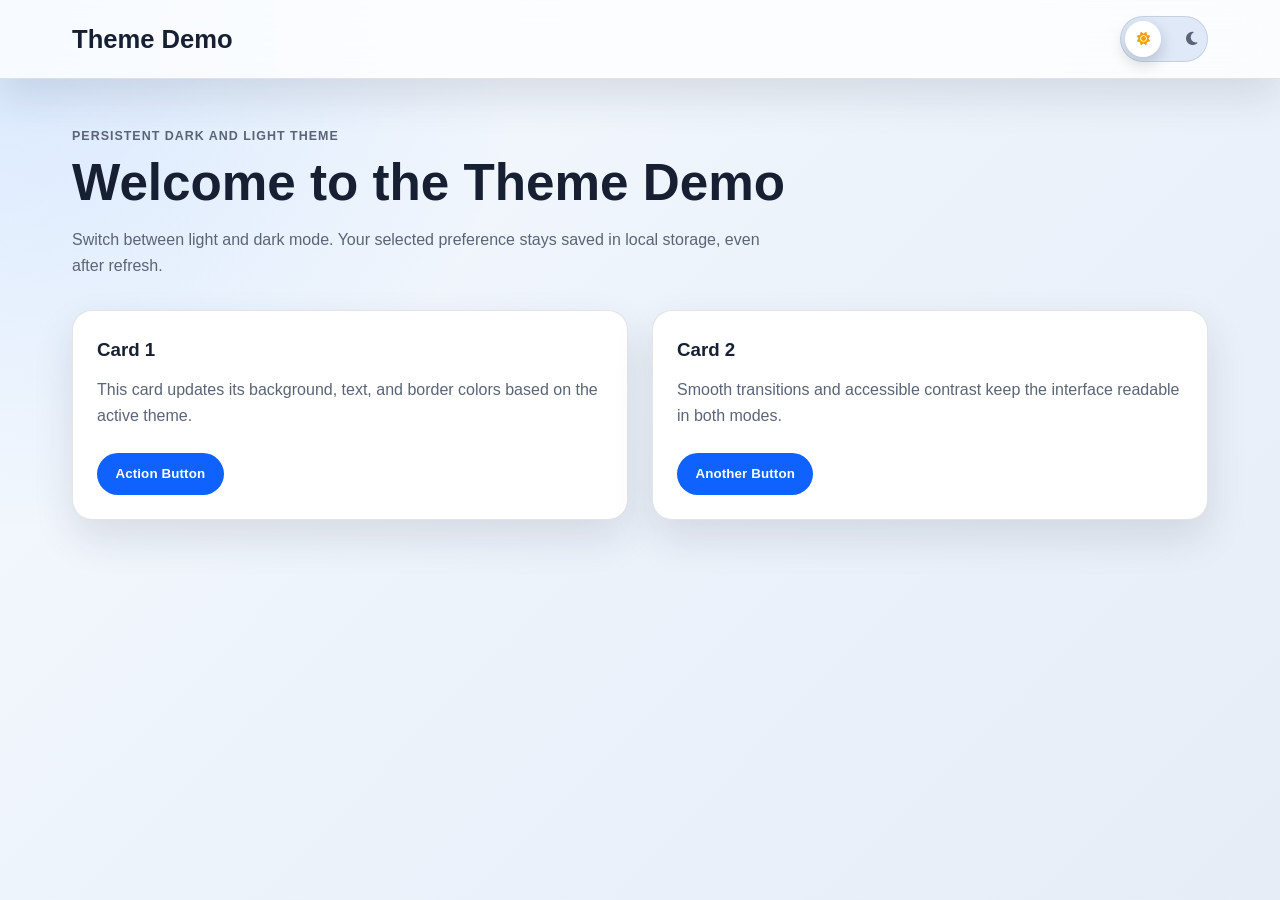
<file: Task-04/index.html>
<!DOCTYPE html>
<html lang="en" data-theme="light">
<head>
  <meta charset="UTF-8" />
  <meta name="viewport" content="width=device-width, initial-scale=1.0" />
  <title>Dark/Light Mode Toggle</title>
  <link rel="preconnect" href="https://cdnjs.cloudflare.com" />
  <link
    rel="stylesheet"
    href="https://cdnjs.cloudflare.com/ajax/libs/font-awesome/6.5.2/css/all.min.css"
    crossorigin="anonymous"
    referrerpolicy="no-referrer"
  />
  <link rel="stylesheet" href="style.css" />
</head>
<body>
  <nav class="navbar">
    <div class="nav-content">
      <div class="brand">
        <h1>Theme Demo</h1>
      </div>

      <!-- Theme toggle button -->
      <button
        id="theme-toggle"
        class="theme-toggle"
        type="button"
        aria-label="Activate dark mode"
        aria-pressed="false"
        title="Change theme"
      >
        <span class="theme-toggle__track">
          <i class="fa-solid fa-sun theme-toggle__side-icon" aria-hidden="true"></i>
          <span class="theme-toggle__thumb">
            <i id="theme-icon" class="fa-solid fa-sun" aria-hidden="true"></i>
          </span>
          <i class="fa-solid fa-moon theme-toggle__side-icon" aria-hidden="true"></i>
        </span>
      </button>
    </div>
  </nav>

  <main class="container">
    <!-- Main content area -->
    <section class="hero">
      <p class="eyebrow">Persistent Dark and Light Theme</p>
      <h2>Welcome to the Theme Demo</h2>
      <p class="hero-copy">
        Switch between light and dark mode. Your selected preference stays saved in local storage, even after refresh.
      </p>
    </section>

    <div class="cards">
      <div class="card">
        <h3>Card 1</h3>
        <p>This card updates its background, text, and border colors based on the active theme.</p>
        <button class="btn">Action Button</button>
      </div>
      <div class="card">
        <h3>Card 2</h3>
        <p>Smooth transitions and accessible contrast keep the interface readable in both modes.</p>
        <button class="btn">Another Button</button>
      </div>
    </div>
  </main>

  <script src="script.js"></script>
</body>
</html>
</file>
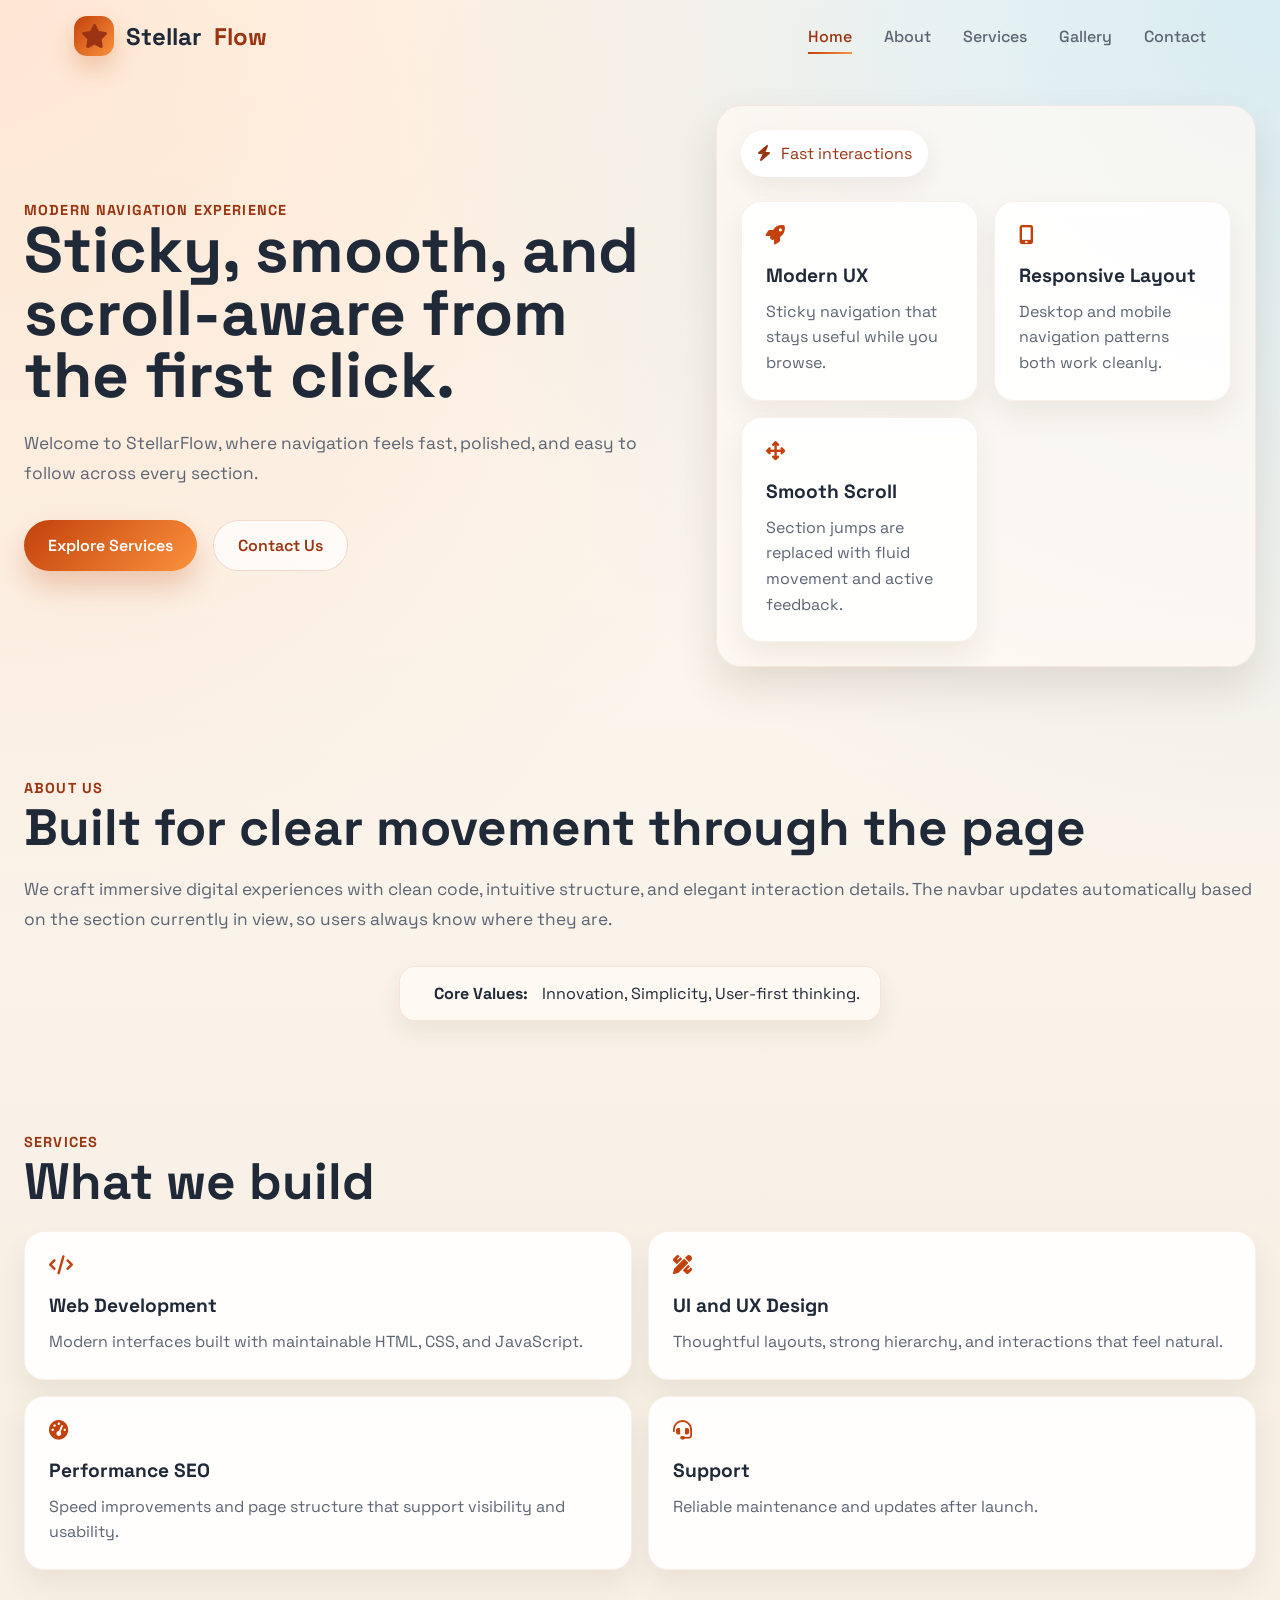
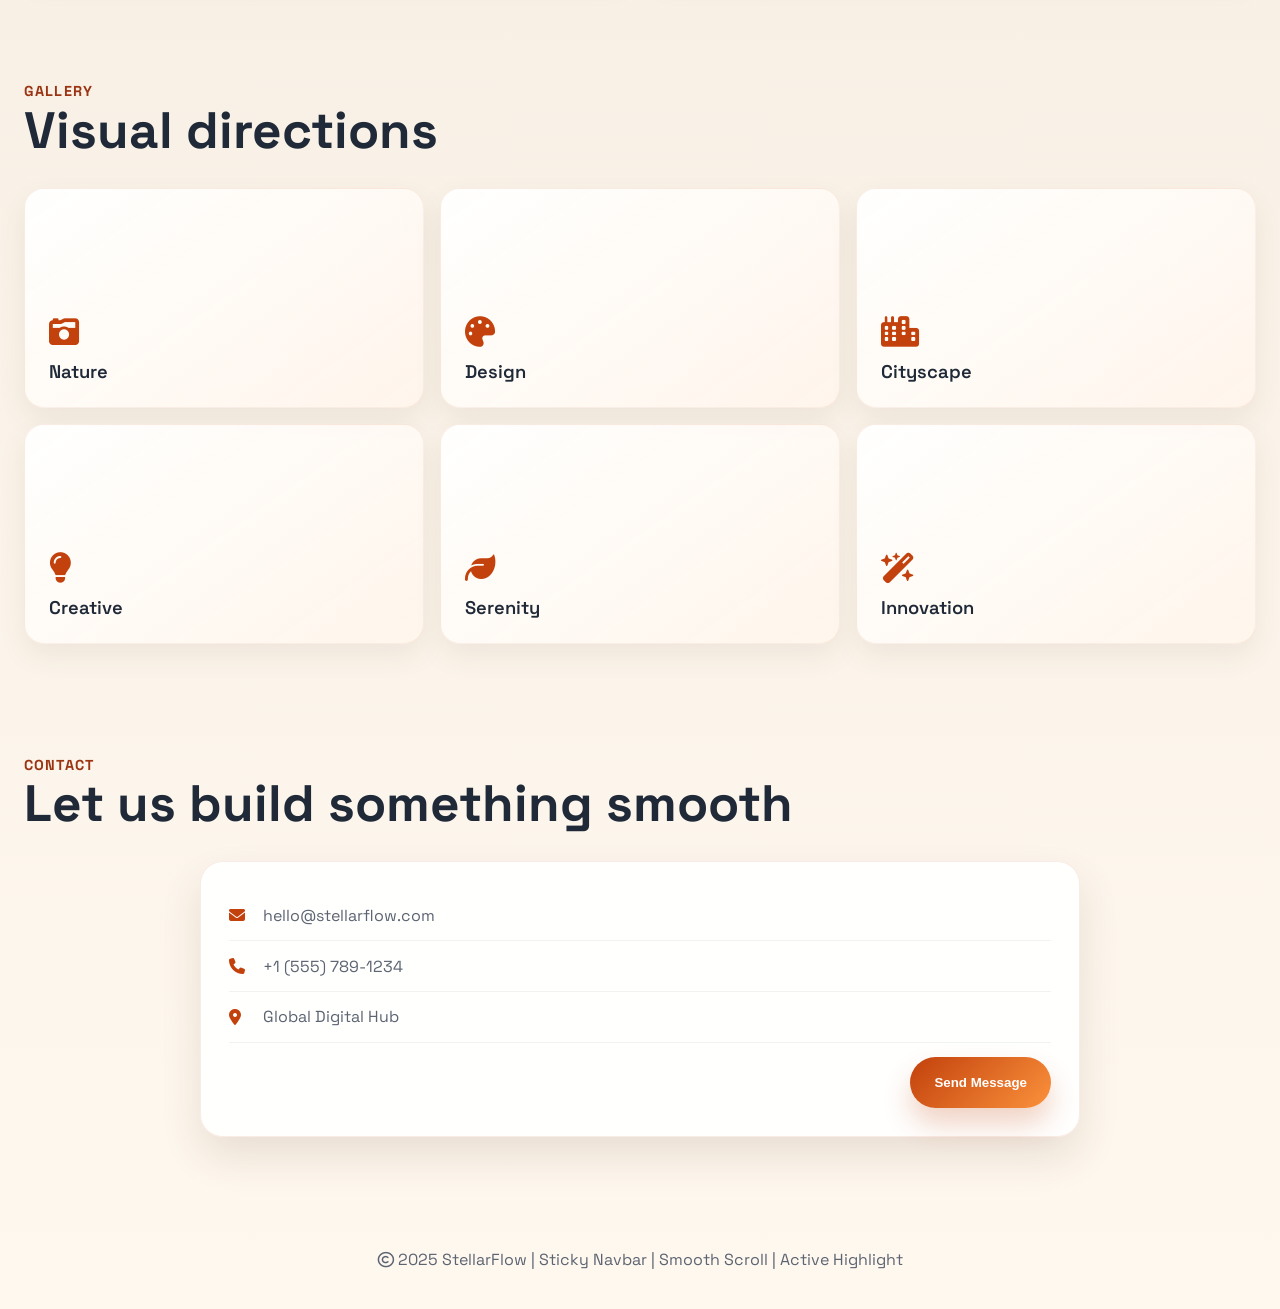
<file: Task-05/index.html>
<!DOCTYPE html>
<html lang="en">
<head>
    <meta charset="UTF-8">
    <meta name="viewport" content="width=device-width, initial-scale=1.0, viewport-fit=cover">
    <title>StellarFlow | Smooth Scroll Navbar</title>
    <link rel="preconnect" href="https://fonts.googleapis.com">
    <link rel="preconnect" href="https://fonts.gstatic.com" crossorigin>
    <link href="https://fonts.googleapis.com/css2?family=Space+Grotesk:wght@400;500;600;700&display=swap" rel="stylesheet">
    <link
        rel="stylesheet"
        href="https://cdnjs.cloudflare.com/ajax/libs/font-awesome/6.5.2/css/all.min.css"
        integrity="sha512-SnH5WK+bZxgPHs44uWIX+LLJAJ9/2PkPKZ5QiAj6Ta86w+fsb2TkcmfRyVX3pBnMFcV7oQPJkl9QevSCWr3W6A=="
        crossorigin="anonymous"
        referrerpolicy="no-referrer"
    >
    <link rel="stylesheet" href="style.css">
</head>
<body>
    <div class="scroll-progress" id="progressBar" aria-hidden="true"></div>

    <nav class="navbar" id="navbar">
        <div class="nav-container">
            <a href="#home" class="logo" aria-label="StellarFlow home">
                <span class="logo-mark"><i class="fa-solid fa-star"></i></span>
                Stellar<span>Flow</span>
            </a>

            <button
                class="hamburger"
                id="hamburgerBtn"
                aria-label="Toggle navigation menu"
                aria-expanded="false"
                aria-controls="navLinks"
                type="button"
            >
                <i class="fa-solid fa-bars"></i>
            </button>

            <ul class="nav-links" id="navLinks">
                <li><a href="#home" class="nav-link active" data-section="home">Home</a></li>
                <li><a href="#about" class="nav-link" data-section="about">About</a></li>
                <li><a href="#services" class="nav-link" data-section="services">Services</a></li>
                <li><a href="#gallery" class="nav-link" data-section="gallery">Gallery</a></li>
                <li><a href="#contact" class="nav-link" data-section="contact">Contact</a></li>
            </ul>
        </div>
    </nav>

    <main>
        <section id="home">
            <div class="container hero-layout">
                <div class="hero-copy">
                    <p class="eyebrow">Modern Navigation Experience</p>
                    <h1>Sticky, smooth, and scroll-aware from the first click.</h1>
                    <p class="section-copy">
                        Welcome to StellarFlow, where navigation feels fast, polished, and easy to follow across every section.
                    </p>
                    <div class="hero-actions">
                        <a href="#services" class="cta-btn">Explore Services</a>
                        <a href="#contact" class="secondary-btn">Contact Us</a>
                    </div>
                </div>

                <div class="hero-panel">
                    <div class="metric-card">
                        <i class="fa-solid fa-bolt"></i>
                        <span>Fast interactions</span>
                    </div>
                    <div class="cards">
                        <div class="card">
                            <i class="fa-solid fa-rocket card-icon"></i>
                            <h3>Modern UX</h3>
                            <p>Sticky navigation that stays useful while you browse.</p>
                        </div>
                        <div class="card">
                            <i class="fa-solid fa-mobile-screen-button card-icon"></i>
                            <h3>Responsive Layout</h3>
                            <p>Desktop and mobile navigation patterns both work cleanly.</p>
                        </div>
                        <div class="card">
                            <i class="fa-solid fa-arrows-up-down-left-right card-icon"></i>
                            <h3>Smooth Scroll</h3>
                            <p>Section jumps are replaced with fluid movement and active feedback.</p>
                        </div>
                    </div>
                </div>
            </div>
        </section>

        <section id="about">
            <div class="container">
                <p class="eyebrow">About Us</p>
                <h2>Built for clear movement through the page</h2>
                <p class="section-copy">
                    We craft immersive digital experiences with clean code, intuitive structure, and elegant interaction details.
                    The navbar updates automatically based on the section currently in view, so users always know where they are.
                </p>
                <div class="info-banner">
                    <i class="fa-solid fa-sparkles"></i>
                    <strong>Core Values:</strong> Innovation, Simplicity, User-first thinking.
                </div>
            </div>
        </section>

        <section id="services">
            <div class="container">
                <p class="eyebrow">Services</p>
                <h2>What we build</h2>
                <div class="cards">
                    <div class="card">
                        <i class="fa-solid fa-code card-icon"></i>
                        <h3>Web Development</h3>
                        <p>Modern interfaces built with maintainable HTML, CSS, and JavaScript.</p>
                    </div>
                    <div class="card">
                        <i class="fa-solid fa-pen-ruler card-icon"></i>
                        <h3>UI and UX Design</h3>
                        <p>Thoughtful layouts, strong hierarchy, and interactions that feel natural.</p>
                    </div>
                    <div class="card">
                        <i class="fa-solid fa-gauge-high card-icon"></i>
                        <h3>Performance SEO</h3>
                        <p>Speed improvements and page structure that support visibility and usability.</p>
                    </div>
                    <div class="card">
                        <i class="fa-solid fa-headset card-icon"></i>
                        <h3>Support</h3>
                        <p>Reliable maintenance and updates after launch.</p>
                    </div>
                </div>
            </div>
        </section>

        <section id="gallery">
            <div class="container">
                <p class="eyebrow">Gallery</p>
                <h2>Visual directions</h2>
                <div class="gallery-grid">
                    <div class="gallery-item"><i class="fa-solid fa-camera-retro"></i><span>Nature</span></div>
                    <div class="gallery-item"><i class="fa-solid fa-palette"></i><span>Design</span></div>
                    <div class="gallery-item"><i class="fa-solid fa-city"></i><span>Cityscape</span></div>
                    <div class="gallery-item"><i class="fa-solid fa-lightbulb"></i><span>Creative</span></div>
                    <div class="gallery-item"><i class="fa-solid fa-leaf"></i><span>Serenity</span></div>
                    <div class="gallery-item"><i class="fa-solid fa-wand-magic-sparkles"></i><span>Innovation</span></div>
                </div>
            </div>
        </section>

        <section id="contact">
            <div class="container">
                <p class="eyebrow">Contact</p>
                <h2>Let us build something smooth</h2>
                <div class="contact-form">
                    <div class="contact-row">
                        <i class="fa-solid fa-envelope"></i>
                        <span>hello@stellarflow.com</span>
                    </div>
                    <div class="contact-row">
                        <i class="fa-solid fa-phone"></i>
                        <span>+1 (555) 789-1234</span>
                    </div>
                    <div class="contact-row">
                        <i class="fa-solid fa-location-dot"></i>
                        <span>Global Digital Hub</span>
                    </div>
                    <button class="fake-btn" id="contactBtn" type="button">Send Message</button>
                </div>
            </div>
        </section>
    </main>

    <footer>
        <p><i class="fa-regular fa-copyright"></i> 2025 StellarFlow | Sticky Navbar | Smooth Scroll | Active Highlight</p>
    </footer>

    <script src="script.js"></script>
</body>
</html>
</file>
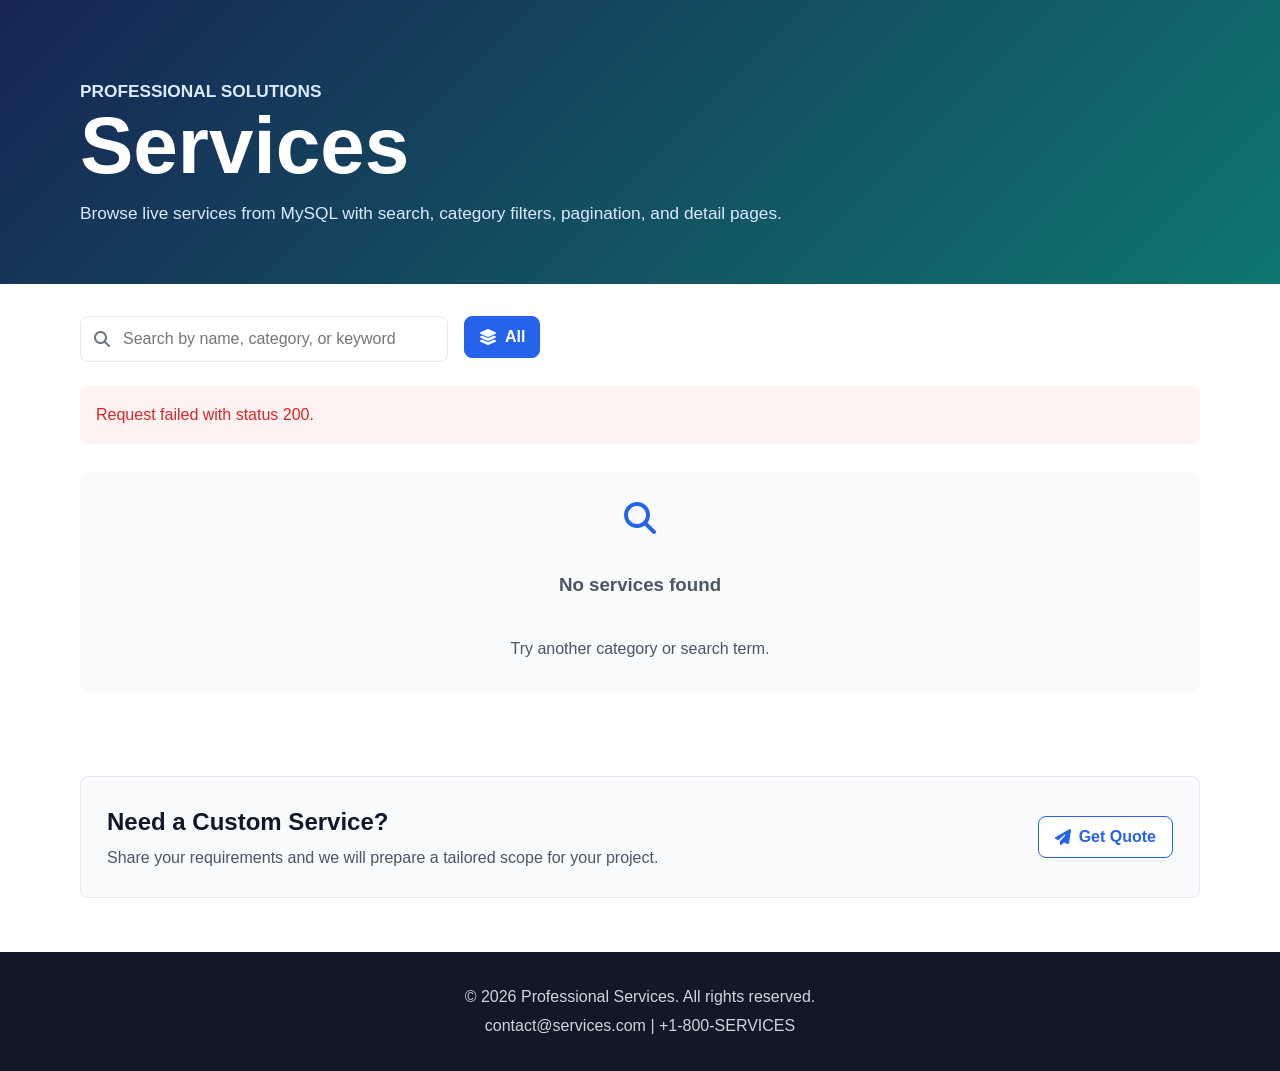
<file: Task-11/index.html>
<!DOCTYPE html>
<html lang="en">
<head>
    <meta charset="UTF-8">
    <meta name="viewport" content="width=device-width, initial-scale=1.0">
    <meta name="description" content="Dynamic services listing powered by PHP, MySQL, and Fetch API.">
    <title>Services | Professional Solutions</title>
    <link rel="stylesheet" href="https://cdnjs.cloudflare.com/ajax/libs/font-awesome/6.5.2/css/all.min.css">
    <link rel="stylesheet" href="css/style.css">
</head>
<body>
    <header class="site-header">
        <div class="container header-content">
            <div>
                <p class="eyebrow">Professional Solutions</p>
                <h1>Services</h1>
                <p>Browse live services from MySQL with search, category filters, pagination, and detail pages.</p>
            </div>
        </div>
    </header>

    <main class="container">
        <section class="toolbar" aria-label="Service filters">
            <div class="search-bar">
                <i class="fa-solid fa-magnifying-glass"></i>
                <input id="searchInput" type="search" placeholder="Search by name, category, or keyword" autocomplete="off">
            </div>
            <div class="category-filters" id="categoryFilters">
                <button class="filter-btn active" type="button" data-category="">
                    <i class="fa-solid fa-layer-group"></i> All
                </button>
            </div>
        </section>

        <div id="errorMessage" class="error-message" hidden></div>

        <div id="loading" class="loading-spinner" hidden>
            <div class="spinner" aria-label="Loading services"></div>
        </div>

        <section class="services-grid" id="servicesGrid" aria-live="polite"></section>
        <nav class="pagination" id="pagination" aria-label="Services pagination"></nav>

        <section class="custom-quote">
            <div>
                <h2>Need a Custom Service?</h2>
                <p>Share your requirements and we will prepare a tailored scope for your project.</p>
            </div>
            <a class="btn btn-secondary" href="mailto:contact@services.com?subject=Custom Service Quote">
                <i class="fa-solid fa-paper-plane"></i> Get Quote
            </a>
        </section>
    </main>

    <footer class="site-footer">
        <div class="container">
            <p>&copy; 2026 Professional Services. All rights reserved.</p>
            <p>contact@services.com | +1-800-SERVICES</p>
        </div>
    </footer>

    <script src="js/services.js?v=3"></script>
</body>
</html>
</file>
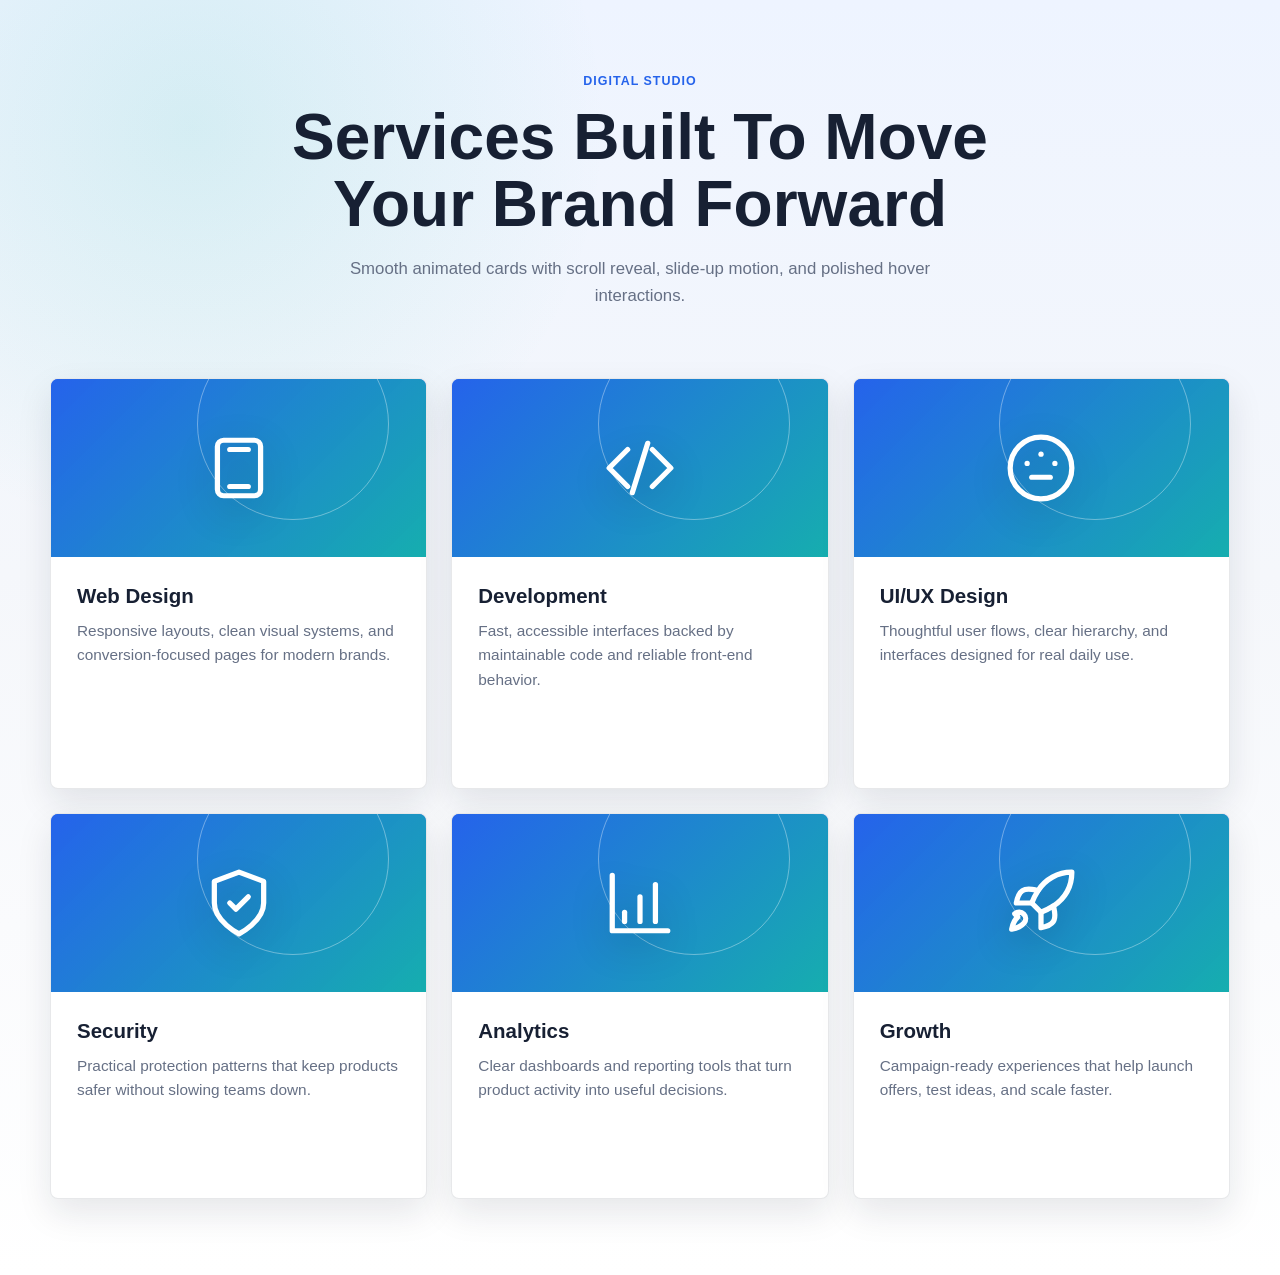
<file: Task-13/index.html>
<!DOCTYPE html>
<html lang="en">
<head>
    <meta charset="UTF-8">
    <meta name="viewport" content="width=device-width, initial-scale=1.0">
    <title>Animated Cards with Hover Effects</title>
    <link rel="stylesheet" href="styles.css">
    <noscript>
        <style>
            .card,
            .card-button {
                opacity: 1;
                transform: none;
            }
        </style>
    </noscript>
</head>
<body>
    <header class="page-header">
        <p class="eyebrow">Digital Studio</p>
        <h1>Services Built To Move Your Brand Forward</h1>
        <p class="header-copy">Smooth animated cards with scroll reveal, slide-up motion, and polished hover interactions.</p>
    </header>

    <main>
        <section class="cards-section" aria-label="Services">
            <article class="card" data-index="0">
                <div class="card-media">
                    <svg class="card-icon" viewBox="0 0 24 24" aria-hidden="true">
                        <path d="M7 3h10a2 2 0 0 1 2 2v14a2 2 0 0 1-2 2H7a2 2 0 0 1-2-2V5a2 2 0 0 1 2-2Z"></path>
                        <path d="M9 18h6"></path>
                        <path d="M9 6h6"></path>
                    </svg>
                </div>
                <div class="card-content">
                    <h2>Web Design</h2>
                    <p>Responsive layouts, clean visual systems, and conversion-focused pages for modern brands.</p>
                    <button type="button" class="card-button">Learn More</button>
                </div>
            </article>

            <article class="card" data-index="1">
                <div class="card-media">
                    <svg class="card-icon" viewBox="0 0 24 24" aria-hidden="true">
                        <path d="m16 18 6-6-6-6"></path>
                        <path d="m8 6-6 6 6 6"></path>
                        <path d="m14.5 4-5 16"></path>
                    </svg>
                </div>
                <div class="card-content">
                    <h2>Development</h2>
                    <p>Fast, accessible interfaces backed by maintainable code and reliable front-end behavior.</p>
                    <button type="button" class="card-button">Learn More</button>
                </div>
            </article>

            <article class="card" data-index="2">
                <div class="card-media">
                    <svg class="card-icon" viewBox="0 0 24 24" aria-hidden="true">
                        <path d="M12 22a10 10 0 1 0 0-20 10 10 0 0 0 0 20Z"></path>
                        <path d="M7.5 10.5h.01"></path>
                        <path d="M12 7.5h.01"></path>
                        <path d="M16.5 10.5h.01"></path>
                        <path d="M9 15h6"></path>
                    </svg>
                </div>
                <div class="card-content">
                    <h2>UI/UX Design</h2>
                    <p>Thoughtful user flows, clear hierarchy, and interfaces designed for real daily use.</p>
                    <button type="button" class="card-button">Learn More</button>
                </div>
            </article>

            <article class="card" data-index="3">
                <div class="card-media">
                    <svg class="card-icon" viewBox="0 0 24 24" aria-hidden="true">
                        <path d="M12 22s8-4 8-10V5l-8-3-8 3v7c0 6 8 10 8 10Z"></path>
                        <path d="m9 12 2 2 4-4"></path>
                    </svg>
                </div>
                <div class="card-content">
                    <h2>Security</h2>
                    <p>Practical protection patterns that keep products safer without slowing teams down.</p>
                    <button type="button" class="card-button">Learn More</button>
                </div>
            </article>

            <article class="card" data-index="4">
                <div class="card-media">
                    <svg class="card-icon" viewBox="0 0 24 24" aria-hidden="true">
                        <path d="M3 3v18h18"></path>
                        <path d="M7 15v3"></path>
                        <path d="M12 10v8"></path>
                        <path d="M17 6v12"></path>
                    </svg>
                </div>
                <div class="card-content">
                    <h2>Analytics</h2>
                    <p>Clear dashboards and reporting tools that turn product activity into useful decisions.</p>
                    <button type="button" class="card-button">Learn More</button>
                </div>
            </article>

            <article class="card" data-index="5">
                <div class="card-media">
                    <svg class="card-icon" viewBox="0 0 24 24" aria-hidden="true">
                        <path d="M4.5 16.5c-1.5 1.26-2 4-2 4s2.74-.5 4-2c.71-.84.7-2.13-.09-2.91a2.18 2.18 0 0 0-2.91-.09Z"></path>
                        <path d="m12 15-3-3a22 22 0 0 1 2-3.95A12.88 12.88 0 0 1 22 2c0 2.72-.78 7.5-6 11a22 22 0 0 1-4 2Z"></path>
                        <path d="M9 12H4s.55-3.03 2-4c1.62-1.08 5 0 5 0"></path>
                        <path d="M12 15v5s3.03-.55 4-2c1.08-1.62 0-5 0-5"></path>
                    </svg>
                </div>
                <div class="card-content">
                    <h2>Growth</h2>
                    <p>Campaign-ready experiences that help launch offers, test ideas, and scale faster.</p>
                    <button type="button" class="card-button">Learn More</button>
                </div>
            </article>
        </section>
    </main>

    <script src="script.js"></script>
</body>
</html>
</file>
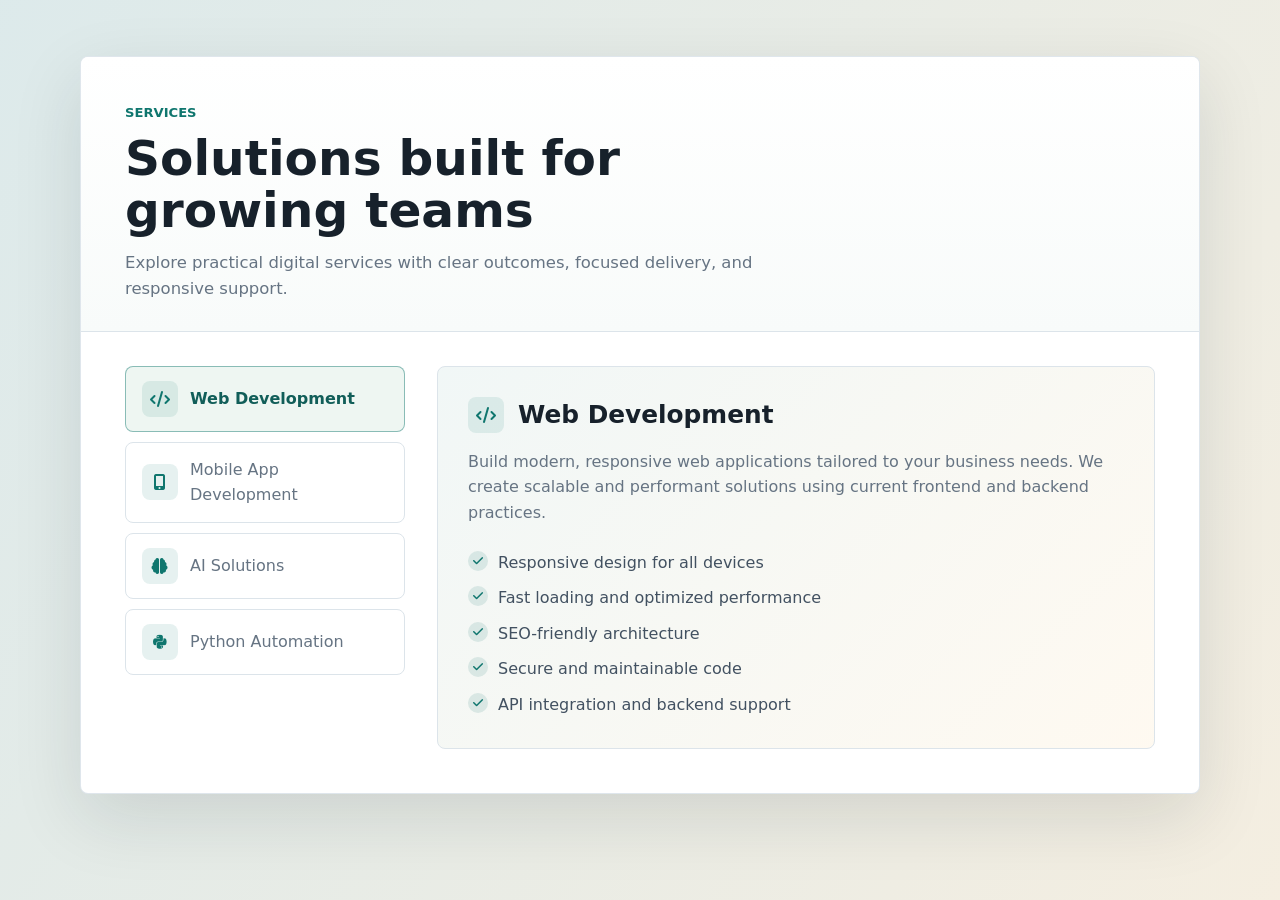
<file: Task-14/index.html>
<!DOCTYPE html>
<html lang="en">
<head>
    <meta charset="UTF-8">
    <meta name="viewport" content="width=device-width, initial-scale=1.0">
    <title>Services - Tabs & Accordion</title>
    <link rel="stylesheet" href="https://cdnjs.cloudflare.com/ajax/libs/font-awesome/6.5.2/css/all.min.css">
    <link rel="stylesheet" href="css/styles.css">
</head>
<body>
    <main class="container">
        <section class="services-section">
            <div class="section-header">
                <span class="section-kicker">Services</span>
                <h1>Solutions built for growing teams</h1>
                <p class="section-subtitle">Explore practical digital services with clear outcomes, focused delivery, and responsive support.</p>
            </div>

            <div class="services-container">
                <p class="loading-text">Loading services...</p>
            </div>
        </section>
    </main>

    <script src="js/app.js"></script>
</body>
</html>
</file>
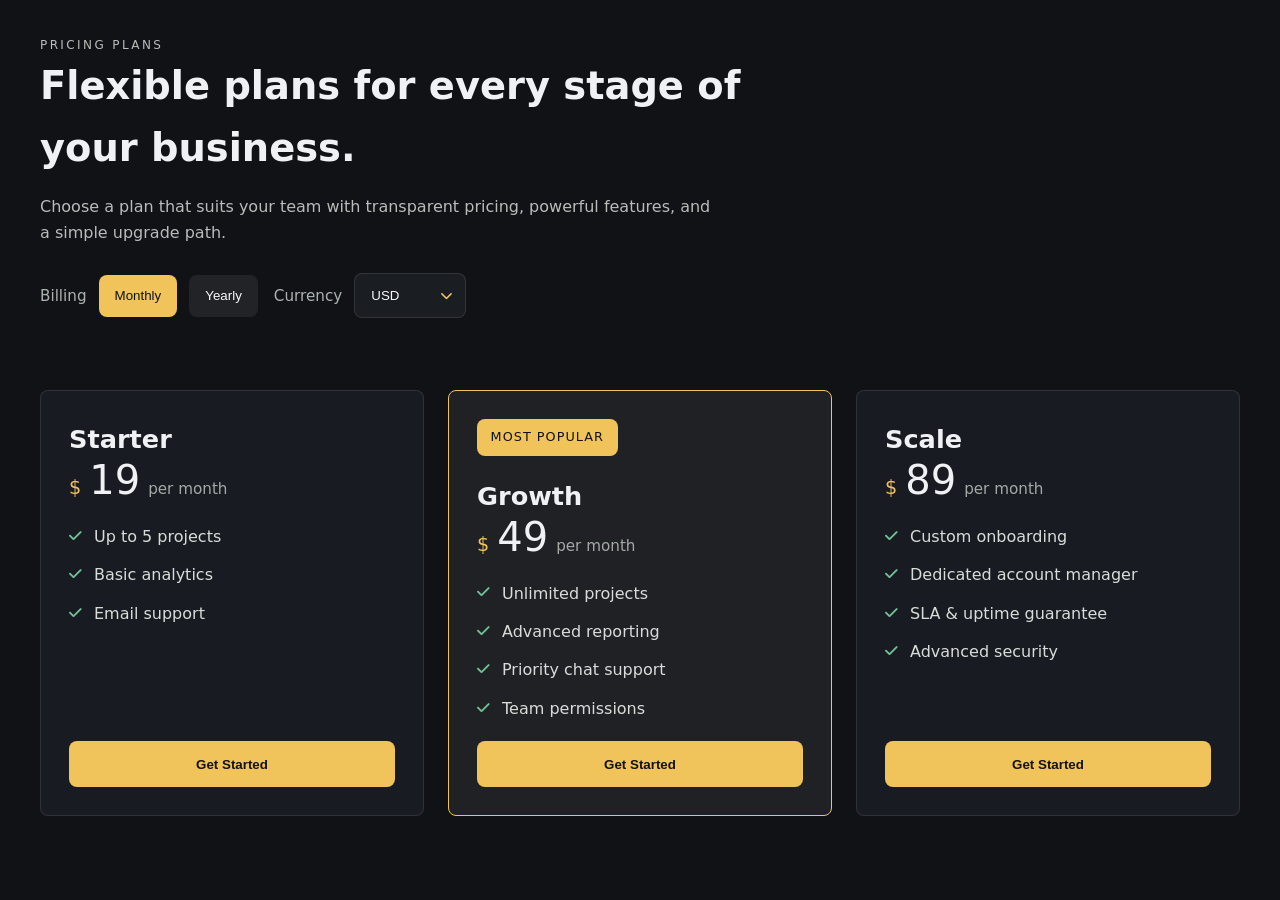
<file: Task-15/index.html>
<!DOCTYPE html>
<html lang="en">
<head>
  <meta charset="UTF-8" />
  <meta name="viewport" content="width=device-width, initial-scale=1.0" />
  <title>Dynamic Pricing Plans</title>
  <link rel="preconnect" href="https://cdnjs.cloudflare.com" />
  <link rel="stylesheet" href="https://cdnjs.cloudflare.com/ajax/libs/font-awesome/6.5.2/css/all.min.css" />
  <link rel="stylesheet" href="styles.css" />
</head>
<body>
  <main class="page-shell">
    <section class="hero">
      <div class="hero-copy">
        <p class="eyebrow">Pricing Plans</p>
        <h1>Flexible plans for every stage of your business.</h1>
        <p>Choose a plan that suits your team with transparent pricing, powerful features, and a simple upgrade path.</p>
      </div>
      <div class="controls-panel">
        <div class="toggle-group">
          <span class="toggle-label">Billing</span>
          <button class="toggle-button active" data-cycle="monthly">Monthly</button>
          <button class="toggle-button" data-cycle="yearly">Yearly</button>
        </div>
        <div class="toggle-group">
          <span class="toggle-label">Currency</span>
          <div class="select-wrap">
            <select id="currency-switcher" aria-label="Select currency">
              <option value="USD" selected>USD</option>
              <option value="EUR">EUR</option>
              <option value="GBP">GBP</option>
            </select>
            <i class="fa-solid fa-chevron-down" aria-hidden="true"></i>
          </div>
        </div>
      </div>
    </section>

    <section class="pricing-section">
      <div id="status-message" class="status-message">Loading pricing plans...</div>
      <div id="pricing-grid" class="pricing-grid"></div>
    </section>
  </main>

  <script src="script.js"></script>
</body>
</html>
</file>
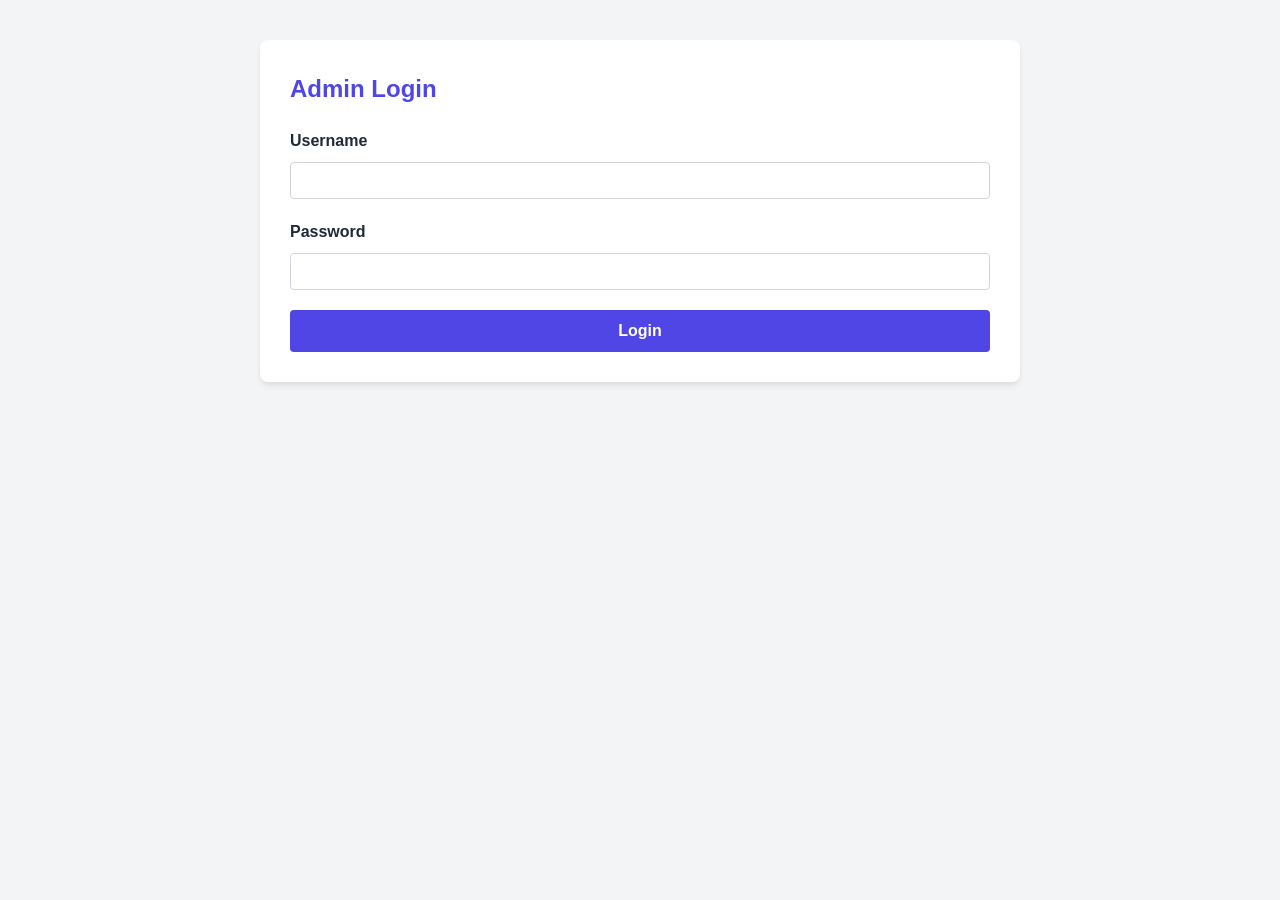
<file: Task-10/admin/index.html>
<!DOCTYPE html>
<html lang="en">
<head>
    <meta charset="UTF-8">
    <meta name="viewport" content="width=device-width, initial-scale=1.0">
    <title>CMS Admin Panel</title>
    <!-- Quill.js CSS -->
    <link href="https://cdn.quilljs.com/1.3.6/quill.snow.css" rel="stylesheet">
    <link rel="stylesheet" href="css/admin.css">
</head>
<body>

    <!-- Login Container -->
    <div id="login-container" class="container">
        <div class="card">
            <h2>Admin Login</h2>
            <form id="login-form">
                <div class="form-group">
                    <label for="username">Username</label>
                    <input type="text" id="username" required>
                </div>
                <div class="form-group">
                    <label for="password">Password</label>
                    <input type="password" id="password" required>
                </div>
                <div id="login-error" class="error-msg"></div>
                <button type="submit" id="login-btn">Login</button>
            </form>
        </div>
    </div>

    <!-- Admin Dashboard Container -->
    <div id="dashboard-container" class="container" style="display: none;">
        <div class="dashboard-header">
            <h2>About Page CMS</h2>
            <button id="logout-btn" class="btn-secondary">Logout</button>
        </div>

        <div class="card">
            <div id="alert-box" class="alert" style="display: none;"></div>
            
            <form id="about-form" enctype="multipart/form-data">
                <div class="form-group">
                    <label for="company_name">Company Name</label>
                    <input type="text" id="company_name" name="company_name" required>
                </div>
                
                <div class="form-group">
                    <label>Description</label>
                    <div id="editor-container"></div>
                    <input type="hidden" id="description" name="description">
                </div>

                <div class="form-group">
                    <label for="mission">Mission Statement</label>
                    <textarea id="mission" name="mission" rows="4" required></textarea>
                </div>

                <div class="form-group">
                    <label for="vision">Vision Statement</label>
                    <textarea id="vision" name="vision" rows="4" required></textarea>
                </div>

                <div class="form-group">
                    <label for="image_url">Image URL (Optional)</label>
                    <input type="text" id="image_url" name="image_url" placeholder="https://example.com/about.jpg">
                </div>

                <div class="form-group">
                    <label for="image">Cover Image Upload (Optional)</label>
                    <input type="file" id="image" name="image" accept="image/*">
                    <div id="current-image-preview" style="margin-top: 10px;"></div>
                </div>

                <button type="submit" id="update-btn">
                    <span class="btn-text">Update Information</span>
                    <span class="loader" style="display: none;"></span>
                </button>
            </form>
        </div>
    </div>

    <!-- Quill.js JS -->
    <script src="https://cdn.quilljs.com/1.3.6/quill.min.js"></script>
    <script src="js/admin.js"></script>
</body>
</html>
</file>
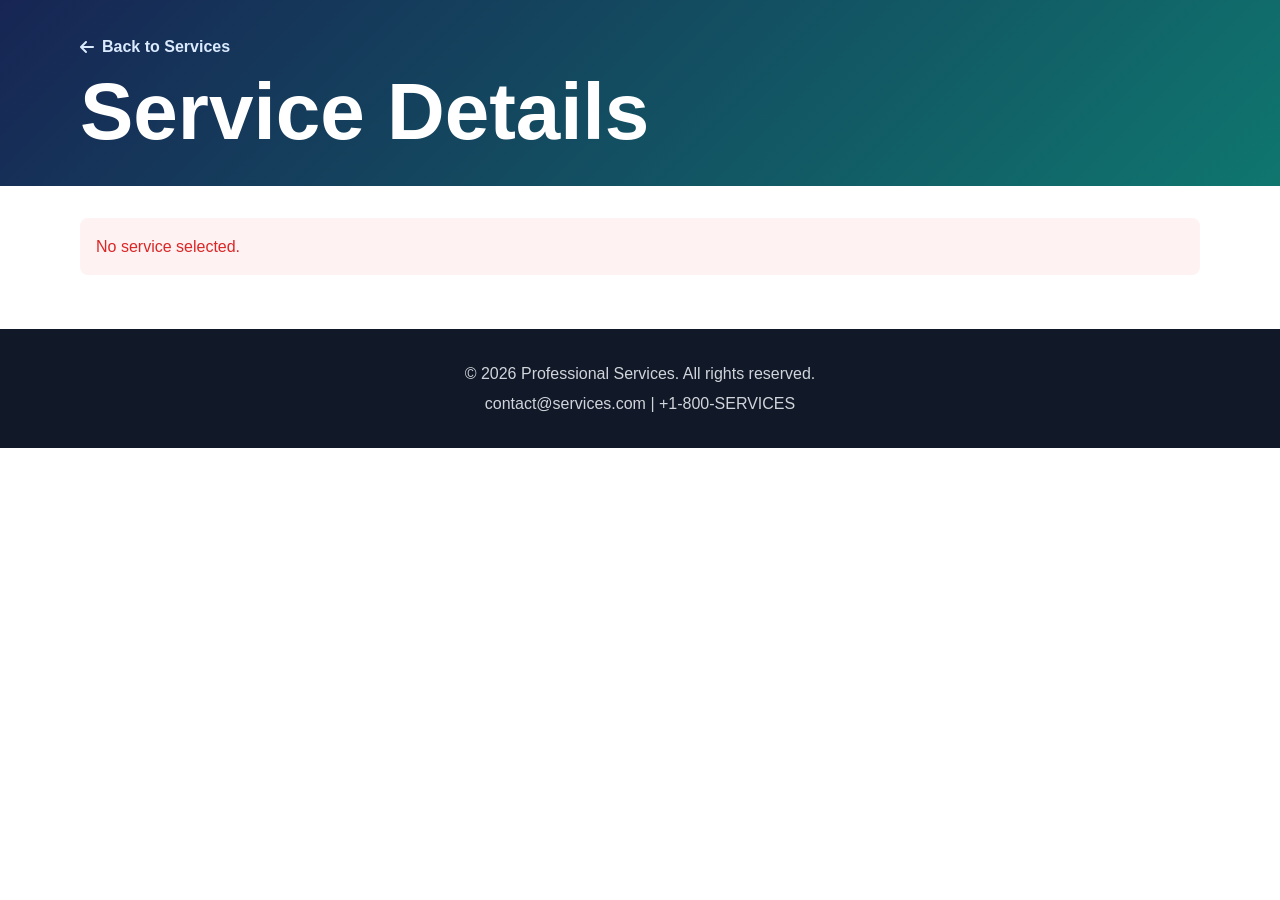
<file: Task-11/pages/service-details.html>
<!DOCTYPE html>
<html lang="en">
<head>
    <meta charset="UTF-8">
    <meta name="viewport" content="width=device-width, initial-scale=1.0">
    <meta name="description" content="Dynamic service detail page.">
    <title>Service Details | Professional Solutions</title>
    <link rel="stylesheet" href="https://cdnjs.cloudflare.com/ajax/libs/font-awesome/6.5.2/css/all.min.css">
    <link rel="stylesheet" href="../css/style.css">
</head>
<body>
    <header class="site-header compact">
        <div class="container header-content">
            <div>
                <a class="back-link" href="../index.html"><i class="fa-solid fa-arrow-left"></i> Back to Services</a>
                <h1>Service Details</h1>
            </div>
        </div>
    </header>

    <main class="container">
        <div id="errorMessage" class="error-message" hidden></div>

        <div id="loading" class="loading-spinner" hidden>
            <div class="spinner" aria-label="Loading service details"></div>
        </div>

        <div id="serviceDetails" class="details-container" aria-live="polite"></div>
        <div id="relatedServices"></div>
    </main>

    <footer class="site-footer">
        <div class="container">
            <p>&copy; 2026 Professional Services. All rights reserved.</p>
            <p>contact@services.com | +1-800-SERVICES</p>
        </div>
    </footer>

    <script src="../js/services.js?v=3"></script>
    <script>
        document.addEventListener('DOMContentLoaded', loadServiceDetail);
    </script>
</body>
</html>
</file>
<file: Task-04/style.css>
:root {
  color-scheme: light;
  --bg-color: #f4f7fb;
  --bg-accent:
    radial-gradient(circle at top left, rgba(28, 120, 255, 0.14), transparent 34%),
    linear-gradient(135deg, #f7fbff 0%, #edf3fb 48%, #e6edf7 100%);
  --text-color: #172033;
  --muted-text: #5b6476;
  --card-bg: #ffffff;
  --navbar-bg: rgba(255, 255, 255, 0.78);
  --border-color: rgba(23, 32, 51, 0.12);
  --accent-color: #0f62fe;
  --accent-hover: #0049cb;
  --button-text: #ffffff;
  --toggle-bg: #dfe9f8;
  --toggle-thumb-bg: #ffffff;
  --toggle-icon-color: #f59e0b;
  --shadow: 0 18px 40px rgba(30, 41, 59, 0.12);
}

[data-theme="dark"] {
  color-scheme: dark;
  --bg-color: #09111f;
  --bg-accent:
    radial-gradient(circle at top left, rgba(71, 126, 255, 0.22), transparent 28%),
    linear-gradient(135deg, #09111f 0%, #10192b 52%, #15233c 100%);
  --text-color: #edf3ff;
  --muted-text: #b3bfd4;
  --card-bg: rgba(11, 19, 34, 0.86);
  --navbar-bg: rgba(11, 19, 34, 0.84);
  --border-color: rgba(189, 208, 255, 0.14);
  --accent-color: #7cb1ff;
  --accent-hover: #a6c9ff;
  --button-text: #08111f;
  --toggle-bg: #16253e;
  --toggle-thumb-bg: #0f1b31;
  --toggle-icon-color: #dbe8ff;
  --shadow: 0 20px 44px rgba(2, 6, 23, 0.48);
}

* {
  box-sizing: border-box;
  transition:
    background-color 0.3s ease,
    color 0.3s ease,
    border-color 0.3s ease,
    box-shadow 0.3s ease,
    transform 0.3s ease;
}

body {
  margin: 0;
  min-height: 100vh;
  font-family: "Segoe UI", Tahoma, Geneva, Verdana, sans-serif;
  background: var(--bg-accent);
  background-color: var(--bg-color);
  color: var(--text-color);
  line-height: 1.6;
}

.navbar {
  position: sticky;
  top: 0;
  z-index: 100;
  padding: 1rem 0;
  background-color: var(--navbar-bg);
  border-bottom: 1px solid var(--border-color);
  backdrop-filter: blur(16px);
  box-shadow: var(--shadow);
}

.nav-content {
  max-width: 1200px;
  margin: 0 auto;
  padding: 0 2rem;
  display: flex;
  justify-content: space-between;
  align-items: center;
  gap: 1rem;
}

.brand h1,
h2,
h3,
p {
  margin: 0;
}

.brand h1 {
  font-size: clamp(1.25rem, 3vw, 1.6rem);
}

.eyebrow {
  color: var(--muted-text);
  font-size: 0.78rem;
  font-weight: 700;
  letter-spacing: 0.08em;
  text-transform: uppercase;
}

.container {
  max-width: 1200px;
  margin: 0 auto;
  padding: 3rem 2rem 4rem;
}

.hero {
  max-width: 720px;
}

.hero h2 {
  margin: 0.5rem 0 1rem;
  font-size: clamp(2rem, 5vw, 3.2rem);
  line-height: 1.1;
}

.hero-copy,
.card p {
  color: var(--muted-text);
}

.cards {
  display: grid;
  grid-template-columns: repeat(auto-fit, minmax(280px, 1fr));
  gap: 1.5rem;
  margin-top: 2rem;
}

.card {
  padding: 1.5rem;
  border: 1px solid var(--border-color);
  border-radius: 20px;
  background-color: var(--card-bg);
  box-shadow: var(--shadow);
}

.card h3 {
  margin-bottom: 0.75rem;
}

.card p {
  margin-bottom: 1.5rem;
}

.btn {
  border: none;
  border-radius: 999px;
  padding: 0.85rem 1.15rem;
  background-color: var(--accent-color);
  color: var(--button-text);
  cursor: pointer;
  font-weight: 700;
  letter-spacing: 0.01em;
}

.btn:hover,
.btn:focus-visible {
  background-color: var(--accent-hover);
  transform: translateY(-1px);
  box-shadow: 0 10px 18px rgba(15, 98, 254, 0.2);
}

.theme-toggle {
  display: flex;
  align-items: center;
  justify-content: center;
  padding: 0;
  border: none;
  background: none;
  cursor: pointer;
}

.theme-toggle__track {
  position: relative;
  width: 88px;
  height: 46px;
  padding: 0 0.6rem;
  display: flex;
  align-items: center;
  justify-content: space-between;
  border: 1px solid var(--border-color);
  border-radius: 999px;
  background-color: var(--toggle-bg);
  box-shadow: inset 0 1px 2px rgba(255, 255, 255, 0.08);
}

.theme-toggle__thumb {
  position: absolute;
  left: 4px;
  width: 36px;
  height: 36px;
  display: grid;
  place-items: center;
  border-radius: 50%;
  background-color: var(--toggle-thumb-bg);
  color: var(--toggle-icon-color);
  box-shadow: 0 6px 16px rgba(8, 17, 31, 0.2);
}

.theme-toggle__side-icon {
  font-size: 0.95rem;
  color: var(--muted-text);
}

[data-theme="dark"] .theme-toggle__thumb {
  transform: translateX(42px);
}

.theme-toggle:hover .theme-toggle__track,
.theme-toggle:focus-visible .theme-toggle__track {
  box-shadow: 0 0 0 4px rgba(15, 98, 254, 0.18);
}

.theme-toggle:focus-visible,
.btn:focus-visible {
  outline: none;
}

@media (max-width: 640px) {
  .nav-content {
    padding: 0 1rem;
  }

  .container {
    padding: 2rem 1rem 3rem;
  }

  .theme-toggle__track {
    width: 80px;
  }

  [data-theme="dark"] .theme-toggle__thumb {
    transform: translateX(34px);
  }
}
</file>
<file: Task-05/style.css>
* {
    margin: 0;
    padding: 0;
    box-sizing: border-box;
}

:root {
    --bg: #f6efe7;
    --surface: rgba(255, 252, 247, 0.84);
    --surface-strong: #fffaf4;
    --text: #1f2937;
    --muted: #5c6472;
    --line: rgba(31, 41, 55, 0.08);
    --accent: #c2410c;
    --accent-soft: #fb923c;
    --accent-deep: #9a3412;
    --shadow: 0 20px 40px rgba(85, 48, 24, 0.12);
}

html {
    scroll-behavior: smooth;
}

body {
    font-family: "Space Grotesk", "Segoe UI", sans-serif;
    color: var(--text);
    background:
        radial-gradient(circle at top left, rgba(251, 146, 60, 0.18), transparent 30%),
        radial-gradient(circle at top right, rgba(14, 165, 233, 0.16), transparent 28%),
        linear-gradient(180deg, #fffaf4 0%, #f7efe4 48%, #fff8ef 100%);
}

a {
    color: inherit;
}

.scroll-progress {
    position: fixed;
    top: 0;
    left: 0;
    width: 0;
    height: 4px;
    z-index: 1100;
    background: linear-gradient(90deg, var(--accent), var(--accent-soft));
    box-shadow: 0 0 10px rgba(194, 65, 12, 0.35);
    transition: width 0.12s linear;
}

.navbar {
    position: sticky;
    top: 0;
    z-index: 1000;
    background: transparent;
    border-bottom: 1px solid transparent;
    transition: background-color 0.3s ease, box-shadow 0.3s ease, border-color 0.3s ease, transform 0.3s ease;
}

.navbar.scrolled {
    background: var(--surface);
    backdrop-filter: blur(14px);
    border-bottom-color: var(--line);
    box-shadow: 0 14px 30px rgba(90, 55, 33, 0.08);
}

.nav-container {
    max-width: 1180px;
    margin: 0 auto;
    padding: 1rem 1.5rem;
    display: flex;
    align-items: center;
    justify-content: space-between;
    gap: 1.25rem;
}

.logo {
    display: inline-flex;
    align-items: center;
    gap: 0.75rem;
    text-decoration: none;
    font-size: 1.5rem;
    font-weight: 700;
    letter-spacing: 0;
}

.logo-mark {
    width: 2.5rem;
    height: 2.5rem;
    display: inline-flex;
    align-items: center;
    justify-content: center;
    border-radius: 0.8rem;
    background: linear-gradient(135deg, var(--accent), var(--accent-soft));
    color: #fff;
    box-shadow: 0 12px 24px rgba(194, 65, 12, 0.24);
}

.logo span {
    color: var(--accent-deep);
}

.nav-links {
    display: flex;
    align-items: center;
    gap: 2rem;
    list-style: none;
}

.nav-link {
    position: relative;
    display: inline-flex;
    align-items: center;
    min-height: 2.5rem;
    text-decoration: none;
    color: var(--muted);
    font-weight: 500;
    transition: color 0.25s ease;
}

.nav-link::after {
    content: "";
    position: absolute;
    left: 0;
    bottom: 0.15rem;
    width: 100%;
    height: 2px;
    background: linear-gradient(90deg, var(--accent), var(--accent-soft));
    transform: scaleX(0);
    transform-origin: left;
    transition: transform 0.25s ease;
}

.nav-link:hover,
.nav-link:focus-visible {
    color: var(--text);
}

.nav-link:hover::after,
.nav-link:focus-visible::after,
.nav-link.active::after {
    transform: scaleX(1);
}

.nav-link.active {
    color: var(--accent-deep);
}

.hamburger {
    display: none;
    width: 2.85rem;
    height: 2.85rem;
    border: 1px solid rgba(194, 65, 12, 0.14);
    border-radius: 0.85rem;
    background: rgba(255, 250, 244, 0.9);
    color: var(--accent-deep);
    cursor: pointer;
    transition: transform 0.2s ease, background-color 0.2s ease;
}

.hamburger:hover,
.hamburger:focus-visible {
    transform: translateY(-1px);
    background: #fff;
}

main {
    overflow: clip;
}

section {
    
    padding: 2rem 1.5rem 5rem;
    scroll-margin-top: 96px;
}

.container {
    max-width: 1320px;
    margin: 0 auto;
    width: 100%;
}

.hero-layout {
    display: grid;
    grid-template-columns: 1.1fr 0.9fr;
    gap: 2rem;
    align-items: center;
}

.hero-copy h1,
section h2 {
    font-size: clamp(2.4rem, 5vw, 4.8rem);
    line-height: 0.98;
    letter-spacing: 0;
    max-width: 100%;
}

section h2 {
    font-size: clamp(2rem, 4vw, 3.5rem);
    margin-top: 0.35rem;
}

.eyebrow {
    color: var(--accent-deep);
    font-size: 0.9rem;
    font-weight: 700;
    letter-spacing: 0.08em;
    text-transform: uppercase;
}

.section-copy {
    max-width: 100%;
    margin-top: 1.4rem;
    font-size: 1.08rem;
    line-height: 1.7;
    color: var(--muted);
}

.hero-actions {
    display: flex;
    flex-wrap: wrap;
    gap: 1rem;
    margin-top: 2rem;
}

.cta-btn,
.secondary-btn,
.fake-btn {
    display: inline-flex;
    align-items: center;
    justify-content: center;
    min-height: 3.2rem;
    padding: 0.85rem 1.5rem;
    border-radius: 999px;
    font-weight: 600;
    text-decoration: none;
    transition: transform 0.2s ease, box-shadow 0.2s ease, background-color 0.2s ease;
}

.cta-btn,
.fake-btn {
    background: linear-gradient(135deg, var(--accent), var(--accent-soft));
    color: #fff;
    box-shadow: 0 16px 28px rgba(194, 65, 12, 0.24);
    border: none;
}

.secondary-btn {
    border: 1px solid rgba(194, 65, 12, 0.18);
    color: var(--accent-deep);
    background: rgba(255, 255, 255, 0.72);
}

.cta-btn:hover,
.secondary-btn:hover,
.fake-btn:hover,
.cta-btn:focus-visible,
.secondary-btn:focus-visible,
.fake-btn:focus-visible {
    transform: translateY(-2px);
}

.hero-panel {
    padding: 1.5rem;
    border-radius: 1.6rem;
    background: rgba(255, 250, 244, 0.7);
    border: 1px solid rgba(194, 65, 12, 0.08);
    box-shadow: var(--shadow);
}

.metric-card {
    display: inline-flex;
    align-items: center;
    gap: 0.65rem;
    padding: 0.8rem 1rem;
    border-radius: 999px;
    background: #fff;
    color: var(--accent-deep);
    box-shadow: 0 10px 24px rgba(90, 55, 33, 0.08);
}

.cards {
    display: grid;
    grid-template-columns: repeat(2, minmax(0, 1fr));
    gap: 1rem;
    margin-top: 1.5rem;
}

.card {
    padding: 1.5rem;
    border-radius: 1.25rem;
    background: rgba(255, 255, 255, 0.9);
    border: 1px solid rgba(194, 65, 12, 0.08);
    box-shadow: 0 14px 28px rgba(94, 63, 40, 0.08);
    transition: transform 0.25s ease, box-shadow 0.25s ease, border-color 0.25s ease;
}

.card:hover {
    transform: translateY(-4px);
    border-color: rgba(194, 65, 12, 0.2);
    box-shadow: 0 20px 34px rgba(94, 63, 40, 0.12);
}

.card h3 {
    margin-top: 1rem;
    font-size: 1.2rem;
}

.card p {
    margin-top: 0.7rem;
    color: var(--muted);
    line-height: 1.6;
}

.card-icon {
    font-size: 1.2rem;
    color: var(--accent);
}

.info-banner {
    display: flex;
    align-items: center;
    justify-content: center;
    flex-wrap: wrap;
    gap: 0.85rem;
    margin-top: 2rem;
    margin-left: auto;
    margin-right: auto;
    padding: 1rem 1.25rem;
    width: fit-content;
    max-width: 100%;
    border-radius: 1rem;
    background: rgba(255, 250, 244, 0.9);
    border: 1px solid rgba(194, 65, 12, 0.12);
    box-shadow: 0 12px 22px rgba(94, 63, 40, 0.08);
    text-align: center;
}

.info-banner i {
    color: var(--accent);
}

.gallery-grid {
    display: grid;
    grid-template-columns: repeat(3, minmax(0, 1fr));
    gap: 1rem;
    margin-top: 2rem;
}

.gallery-item {
    min-height: 220px;
    padding: 1.5rem;
    border-radius: 1.25rem;
    background: linear-gradient(145deg, rgba(255, 255, 255, 0.95), rgba(255, 245, 235, 0.92));
    border: 1px solid rgba(194, 65, 12, 0.08);
    box-shadow: 0 12px 28px rgba(94, 63, 40, 0.08);
    display: flex;
    flex-direction: column;
    justify-content: flex-end;
    gap: 0.75rem;
    transition: transform 0.25s ease, box-shadow 0.25s ease;
}

.gallery-item:hover {
    transform: translateY(-4px);
    box-shadow: 0 20px 36px rgba(94, 63, 40, 0.12);
}

.gallery-item i {
    font-size: 1.9rem;
    color: var(--accent);
}

.gallery-item span {
    font-size: 1.15rem;
    font-weight: 600;
}

.contact-form {
    width: min(100%, 880px);
    max-width: 100%;
    margin: 2rem auto 0;
    padding: 1.75rem;
    border-radius: 1.4rem;
    background: rgba(255, 255, 255, 0.92);
    border: 1px solid rgba(194, 65, 12, 0.1);
    box-shadow: var(--shadow);
}

.contact-row {
    display: flex;
    align-items: center;
    gap: 1rem;
    padding: 0.9rem 0;
    color: var(--muted);
    border-bottom: 1px solid rgba(31, 41, 55, 0.06);
}

.contact-row:last-of-type {
    margin-bottom: 0;
}

.contact-row i {
    width: 1.1rem;
    color: var(--accent);
}

.contact-form .fake-btn {
    display: flex;
    width: fit-content;
    margin: 0.9rem 0 0 auto;
}

footer {
    padding: 2rem 1.5rem 2.4rem;
    text-align: center;
    color: var(--muted);
}

@media (max-width: 920px) {
    .hero-layout,
    .gallery-grid,
    .cards {
        grid-template-columns: 1fr;
    }

    section {
        min-height: auto;
    }
}

@media (max-width: 780px) {
    .hamburger {
        display: inline-flex;
        align-items: center;
        justify-content: center;
    }

    .nav-container {
        position: relative;
    }

    .nav-links {
        position: absolute;
        top: calc(100% + 0.75rem);
        left: 1.5rem;
        right: 1.5rem;
        display: none;
        flex-direction: column;
        align-items: flex-start;
        gap: 0.6rem;
        padding: 1rem;
        border-radius: 1.1rem;
        background: rgba(255, 250, 244, 0.97);
        border: 1px solid rgba(194, 65, 12, 0.1);
        box-shadow: 0 18px 34px rgba(94, 63, 40, 0.14);
    }

    .nav-links.active-menu {
        display: flex;
    }

    .nav-link {
        width: 100%;
        min-height: 2.8rem;
    }

    section {
        padding: 6rem 1.25rem 4rem;
        scroll-margin-top: 88px;
    }

    .hero-copy h1,
    section h2 {
        max-width: 100%;
    }

    .hero-panel,
    .contact-form {
        padding: 1.25rem;
    }
}
</file>
<file: Task-11/css/style.css>
:root {
    --primary-color: #2563eb;
    --secondary-color: #0f766e;
    --accent-color: #f59e0b;
    --danger-color: #dc2626;
    --success-color: #16a34a;
    --ink-color: #111827;
    --text-color: #4b5563;
    --muted-color: #6b7280;
    --surface-color: #ffffff;
    --soft-color: #f8fafc;
    --border-color: #e5e7eb;
    --shadow: 0 14px 30px rgba(17, 24, 39, 0.09);
    --radius: 8px;
}

* {
    box-sizing: border-box;
}

body {
    margin: 0;
    color: var(--text-color);
    background: #ffffff;
    font-family: Arial, Helvetica, sans-serif;
    line-height: 1.6;
}

img {
    display: block;
    max-width: 100%;
}

a {
    color: inherit;
}

.container {
    width: min(1120px, calc(100% - 32px));
    margin: 0 auto;
}

.site-header {
    background: linear-gradient(135deg, #172554, #0f766e);
    color: #ffffff;
    padding: 56px 0 48px;
    margin-bottom: 32px;
}

.site-header.compact {
    padding: 34px 0;
}

.header-content {
    display: flex;
    align-items: center;
    min-height: 180px;
}

.site-header.compact .header-content {
    min-height: auto;
}

.eyebrow {
    margin: 0 0 8px;
    color: #bfdbfe;
    font-size: 0.8rem;
    font-weight: 700;
    letter-spacing: 0;
    text-transform: uppercase;
}

.site-header h1 {
    margin: 0;
    color: #ffffff;
    font-size: clamp(2.3rem, 7vw, 5rem);
    line-height: 1;
}

.site-header p {
    max-width: 720px;
    margin: 14px 0 0;
    color: #dbeafe;
    font-size: 1.08rem;
}

.back-link {
    display: inline-flex;
    align-items: center;
    gap: 8px;
    margin-bottom: 12px;
    color: #dbeafe;
    font-weight: 700;
    text-decoration: none;
}

.toolbar {
    display: grid;
    grid-template-columns: minmax(260px, 1fr) 2fr;
    gap: 16px;
    align-items: start;
    margin-bottom: 24px;
}

.search-bar {
    position: relative;
}

.search-bar i {
    position: absolute;
    left: 14px;
    top: 50%;
    color: var(--muted-color);
    transform: translateY(-50%);
}

.search-bar input {
    width: 100%;
    min-height: 46px;
    padding: 0 14px 0 42px;
    border: 1px solid var(--border-color);
    border-radius: var(--radius);
    color: var(--ink-color);
    font-size: 1rem;
}

.search-bar input:focus {
    border-color: var(--primary-color);
    outline: 3px solid rgba(37, 99, 235, 0.16);
}

.category-filters {
    display: flex;
    flex-wrap: wrap;
    gap: 8px;
}

.filter-btn,
.btn,
.pagination-btn {
    min-height: 42px;
    border-radius: var(--radius);
    font: inherit;
    font-weight: 700;
    cursor: pointer;
    transition: transform 180ms ease, box-shadow 180ms ease, border-color 180ms ease, background 180ms ease;
}

.filter-btn {
    display: inline-flex;
    align-items: center;
    gap: 8px;
    padding: 0 14px;
    border: 1px solid var(--border-color);
    background: var(--surface-color);
    color: var(--ink-color);
}

.filter-btn:hover,
.filter-btn.active {
    border-color: var(--primary-color);
    background: var(--primary-color);
    color: #ffffff;
}

.services-grid {
    display: grid;
    grid-template-columns: repeat(auto-fill, minmax(270px, 1fr));
    gap: 22px;
    margin: 28px 0 36px;
}

.service-card {
    min-width: 0;
    overflow: hidden;
    border: 1px solid var(--border-color);
    border-radius: var(--radius);
    background: var(--surface-color);
    box-shadow: 0 2px 10px rgba(17, 24, 39, 0.05);
    transition: transform 180ms ease, box-shadow 180ms ease, border-color 180ms ease;
}

.service-card:hover {
    border-color: rgba(37, 99, 235, 0.55);
    box-shadow: var(--shadow);
    transform: translateY(-5px);
}

.service-media {
    position: relative;
    display: block;
    height: 200px;
    overflow: hidden;
    background: var(--soft-color);
    text-decoration: none;
}

.service-media img {
    width: 100%;
    height: 100%;
    object-fit: cover;
    transition: transform 220ms ease;
}

.service-card:hover .service-media img {
    transform: scale(1.04);
}

.service-category {
    display: inline-flex;
    align-items: center;
    position: absolute;
    top: 12px;
    left: 12px;
    min-height: 28px;
    padding: 0 10px;
    border-radius: 999px;
    background: var(--secondary-color);
    color: #ffffff;
    font-size: 0.76rem;
    font-weight: 800;
    text-transform: uppercase;
}

.service-icon {
    position: absolute;
    right: 12px;
    bottom: 12px;
    display: grid;
    place-items: center;
    width: 44px;
    height: 44px;
    border-radius: var(--radius);
    background: rgba(255, 255, 255, 0.92);
    color: var(--primary-color);
    font-size: 1.25rem;
}

.service-content {
    display: flex;
    flex-direction: column;
    min-height: 226px;
    padding: 18px;
}

.service-content h3 {
    margin: 0 0 8px;
    color: var(--ink-color);
    font-size: 1.18rem;
    line-height: 1.3;
}

.service-content p {
    margin: 0 0 18px;
    color: var(--text-color);
}

.service-footer {
    display: flex;
    align-items: center;
    justify-content: space-between;
    gap: 12px;
    margin-top: auto;
    padding-top: 14px;
    border-top: 1px solid var(--border-color);
}

.service-footer strong,
.details-price {
    color: var(--secondary-color);
    font-size: 1.06rem;
}

.btn {
    display: inline-flex;
    align-items: center;
    justify-content: center;
    gap: 8px;
    padding: 0 16px;
    border: 1px solid transparent;
    text-decoration: none;
    white-space: nowrap;
}

.btn-primary {
    background: var(--primary-color);
    color: #ffffff;
}

.btn-secondary {
    border-color: var(--primary-color);
    background: #ffffff;
    color: var(--primary-color);
}

.btn:hover {
    box-shadow: 0 10px 18px rgba(37, 99, 235, 0.18);
    transform: translateY(-1px);
}

.pagination {
    display: flex;
    flex-wrap: wrap;
    justify-content: center;
    gap: 8px;
    margin-bottom: 48px;
}

.pagination-btn {
    min-width: 42px;
    padding: 0 13px;
    border: 1px solid var(--border-color);
    background: #ffffff;
    color: var(--ink-color);
}

.pagination-btn.active,
.pagination-btn:hover:not(:disabled) {
    border-color: var(--primary-color);
    background: var(--primary-color);
    color: #ffffff;
}

.pagination-btn:disabled {
    opacity: 0.45;
    cursor: not-allowed;
}

.loading-spinner {
    display: grid;
    place-items: center;
    min-height: 240px;
}

.loading-spinner[hidden],
.error-message[hidden] {
    display: none;
}

.spinner {
    width: 48px;
    height: 48px;
    border: 4px solid var(--border-color);
    border-top-color: var(--primary-color);
    border-radius: 50%;
    animation: spin 900ms linear infinite;
}

@keyframes spin {
    to {
        transform: rotate(360deg);
    }
}

.error-message,
.empty-state {
    border-radius: var(--radius);
    background: #fef2f2;
    color: var(--danger-color);
    padding: 16px;
}

.empty-state {
    grid-column: 1 / -1;
    display: grid;
    gap: 8px;
    place-items: center;
    min-height: 220px;
    background: var(--soft-color);
    color: var(--text-color);
    text-align: center;
}

.empty-state i {
    color: var(--primary-color);
    font-size: 2rem;
}

.empty-state h3,
.empty-state p {
    margin: 0;
}

.custom-quote {
    display: flex;
    align-items: center;
    justify-content: space-between;
    gap: 20px;
    margin: 28px 0 54px;
    padding: 26px;
    border: 1px solid var(--border-color);
    border-radius: var(--radius);
    background: var(--soft-color);
}

.custom-quote h2 {
    margin: 0 0 4px;
    color: var(--ink-color);
}

.custom-quote p {
    margin: 0;
}

.details-container {
    margin-bottom: 42px;
}

.details-hero {
    display: grid;
    grid-template-columns: minmax(280px, 1.05fr) minmax(280px, 0.95fr);
    gap: 32px;
    align-items: center;
    margin-bottom: 34px;
}

.details-hero img {
    width: 100%;
    aspect-ratio: 16 / 10;
    object-fit: cover;
    border-radius: var(--radius);
}

.details-hero .service-category {
    position: static;
    margin-bottom: 14px;
}

.details-hero h1 {
    margin: 0 0 12px;
    color: var(--ink-color);
    font-size: clamp(2rem, 6vw, 3.4rem);
    line-height: 1.05;
}

.details-hero p {
    margin: 0 0 16px;
    font-size: 1.08rem;
}

.details-price {
    margin-bottom: 20px;
    font-size: 1.55rem;
    font-weight: 800;
}

.details-actions {
    display: flex;
    flex-wrap: wrap;
    gap: 10px;
}

.details-body {
    max-width: 820px;
}

.details-body h2,
.related-services h2 {
    margin: 0 0 12px;
    color: var(--ink-color);
}

.details-body p {
    margin: 0 0 22px;
}

.service-meta {
    display: grid;
    grid-template-columns: repeat(3, minmax(0, 1fr));
    gap: 12px;
    margin: 0;
}

.service-meta div {
    padding: 14px;
    border: 1px solid var(--border-color);
    border-radius: var(--radius);
    background: var(--soft-color);
}

.service-meta dt {
    color: var(--muted-color);
    font-size: 0.82rem;
    font-weight: 700;
    text-transform: uppercase;
}

.service-meta dd {
    margin: 4px 0 0;
    color: var(--ink-color);
    font-weight: 700;
}

.related-services {
    padding-top: 28px;
    border-top: 1px solid var(--border-color);
}

.site-footer {
    margin-top: 54px;
    padding: 28px 0;
    background: var(--ink-color);
    color: #d1d5db;
    text-align: center;
}

.site-footer p {
    margin: 4px 0;
}

@media (max-width: 780px) {
    .site-header {
        padding: 40px 0 34px;
    }

    .header-content {
        min-height: 130px;
    }

    .toolbar,
    .details-hero {
        grid-template-columns: 1fr;
    }

    .service-footer,
    .custom-quote {
        align-items: stretch;
        flex-direction: column;
    }

    .btn {
        width: 100%;
    }

    .service-meta {
        grid-template-columns: 1fr;
    }
}

@media (max-width: 460px) {
    .container {
        width: min(100% - 24px, 1120px);
    }

    .services-grid {
        grid-template-columns: 1fr;
    }

    .service-media {
        height: 180px;
    }
}
</file>
<file: Task-13/styles.css>
:root {
    --bg: #f5f7fb;
    --surface: #ffffff;
    --ink: #172033;
    --muted: #667085;
    --primary: #2563eb;
    --accent: #14b8a6;
    --warm: #f97316;
    --line: rgba(23, 32, 51, 0.1);
    --shadow: 0 14px 34px rgba(23, 32, 51, 0.1);
    --shadow-hover: 0 24px 52px rgba(23, 32, 51, 0.2);
    --radius: 8px;
    --transition: all 0.3s ease;
}

* {
    box-sizing: border-box;
    margin: 0;
    padding: 0;
}

body {
    min-height: 100vh;
    font-family: Arial, Helvetica, sans-serif;
    color: var(--ink);
    background:
        radial-gradient(circle at 15% 10%, rgba(20, 184, 166, 0.12), transparent 26rem),
        linear-gradient(180deg, #eef4ff 0%, var(--bg) 45%, #ffffff 100%);
    line-height: 1.6;
}

button {
    font: inherit;
}

.page-header {
    max-width: 860px;
    margin: 0 auto;
    padding: 72px 20px 34px;
    text-align: center;
}

.eyebrow {
    margin-bottom: 12px;
    color: var(--primary);
    font-size: 0.78rem;
    font-weight: 700;
    letter-spacing: 0.08em;
    text-transform: uppercase;
}

.page-header h1 {
    font-size: clamp(2rem, 5vw, 4rem);
    line-height: 1.05;
    letter-spacing: 0;
}

.header-copy {
    max-width: 620px;
    margin: 18px auto 0;
    color: var(--muted);
    font-size: 1.05rem;
}

.cards-section {
    width: min(1180px, calc(100% - 40px));
    margin: 0 auto;
    padding: 34px 0 76px;
    display: grid;
    grid-template-columns: 1fr;
    gap: 24px;
}

.card {
    position: relative;
    min-height: 365px;
    display: flex;
    flex-direction: column;
    overflow: hidden;
    border: 1px solid var(--line);
    border-radius: var(--radius);
    background: var(--surface);
    box-shadow: var(--shadow);
    opacity: 0;
    transform: translateY(44px);
    transition: var(--transition);
}

.card.is-visible {
    opacity: 1;
    transform: translateY(0);
    transition-delay: var(--delay, 0s);
}

.card::after {
    content: "";
    position: absolute;
    inset: 0;
    background: linear-gradient(140deg, rgba(37, 99, 235, 0.08), rgba(20, 184, 166, 0.14));
    opacity: 0;
    pointer-events: none;
    transition: var(--transition);
}

.card:hover,
.card:focus-within {
    transform: translateY(-10px) scale(1.02);
    box-shadow: var(--shadow-hover);
    transition-delay: 0s;
}

.card:hover::after,
.card:focus-within::after {
    opacity: 1;
}

.card-media {
    position: relative;
    height: 178px;
    display: grid;
    place-items: center;
    overflow: hidden;
    background:
        linear-gradient(135deg, rgba(37, 99, 235, 0.95), rgba(20, 184, 166, 0.88)),
        #2563eb;
}

.card-media::before {
    content: "";
    position: absolute;
    width: 190px;
    height: 190px;
    border: 1px solid rgba(255, 255, 255, 0.36);
    border-radius: 50%;
    transform: translate(54px, -44px);
    transition: var(--transition);
}

.card:hover .card-media::before,
.card:focus-within .card-media::before {
    transform: translate(44px, -38px) scale(1.08);
}

.card-icon {
    width: 74px;
    height: 74px;
    color: #ffffff;
    fill: none;
    stroke: currentColor;
    stroke-width: 1.7;
    stroke-linecap: round;
    stroke-linejoin: round;
    filter: drop-shadow(0 12px 18px rgba(0, 0, 0, 0.22));
    transition: var(--transition);
}

.card:hover .card-icon,
.card:focus-within .card-icon {
    transform: translateY(-4px) scale(1.12);
}

.card-content {
    position: relative;
    z-index: 1;
    flex: 1;
    display: flex;
    flex-direction: column;
    padding: 26px;
}

.card-content h2 {
    margin-bottom: 10px;
    font-size: 1.28rem;
    line-height: 1.25;
}

.card-content p {
    flex: 1;
    color: var(--muted);
    font-size: 0.96rem;
}

.card-button {
    width: fit-content;
    min-height: 42px;
    margin-top: 24px;
    padding: 10px 18px;
    border: 0;
    border-radius: 6px;
    color: #ffffff;
    background: linear-gradient(135deg, var(--primary), var(--accent));
    cursor: pointer;
    opacity: 0;
    transform: translateY(12px);
    transition: var(--transition);
}

.card:hover .card-button,
.card:focus-within .card-button {
    opacity: 1;
    transform: translateY(0);
}

.card-button:hover {
    background: linear-gradient(135deg, var(--warm), var(--primary));
    box-shadow: 0 12px 22px rgba(37, 99, 235, 0.24);
}

.card-button:focus-visible {
    outline: 3px solid rgba(37, 99, 235, 0.28);
    outline-offset: 3px;
}

.toast {
    position: fixed;
    right: 24px;
    bottom: 24px;
    z-index: 10;
    max-width: min(320px, calc(100vw - 40px));
    padding: 14px 18px;
    border-radius: var(--radius);
    color: #ffffff;
    background: #172033;
    box-shadow: var(--shadow-hover);
    animation: toastIn 0.25s ease forwards, toastOut 0.25s ease 2.4s forwards;
}

@keyframes toastIn {
    from {
        opacity: 0;
        transform: translateY(12px);
    }

    to {
        opacity: 1;
        transform: translateY(0);
    }
}

@keyframes toastOut {
    to {
        opacity: 0;
        transform: translateY(12px);
    }
}

@media (min-width: 640px) {
    .cards-section {
        grid-template-columns: repeat(2, minmax(0, 1fr));
    }
}

@media (min-width: 1024px) {
    .cards-section {
        grid-template-columns: repeat(3, minmax(0, 1fr));
    }
}

@media (min-width: 1440px) {
    .cards-section {
        grid-template-columns: repeat(4, minmax(0, 1fr));
    }
}

@media (max-width: 520px) {
    .page-header {
        padding-top: 48px;
    }

    .cards-section {
        width: min(100% - 28px, 1180px);
        gap: 18px;
        padding-bottom: 48px;
    }

    .card {
        min-height: 340px;
    }

    .card-media {
        height: 148px;
    }

    .card-content {
        padding: 22px;
    }

    .card-button {
        opacity: 1;
        transform: none;
    }
}

@media (prefers-reduced-motion: reduce) {
    *,
    *::before,
    *::after {
        animation-duration: 0.01ms !important;
        animation-iteration-count: 1 !important;
        scroll-behavior: auto !important;
        transition-duration: 0.01ms !important;
    }

    .card,
    .card.is-visible {
        opacity: 1;
        transform: none;
    }
}
</file>
<file: Task-14/css/styles.css>
:root {
    --bg: #f4f7f9;
    --surface: #ffffff;
    --surface-soft: #eef6f2;
    --text: #17212b;
    --muted: #667483;
    --line: #dce4ea;
    --primary: #0f766e;
    --primary-dark: #115e59;
    --accent: #f59e0b;
    --shadow: 0 24px 70px rgba(18, 32, 43, 0.12);
    --radius: 8px;
}

* {
    box-sizing: border-box;
    margin: 0;
    padding: 0;
}

body {
    min-height: 100vh;
    font-family: Inter, ui-sans-serif, system-ui, -apple-system, BlinkMacSystemFont, "Segoe UI", sans-serif;
    color: var(--text);
    background:
        linear-gradient(120deg, rgba(15, 118, 110, 0.10), rgba(245, 158, 11, 0.10)),
        var(--bg);
    line-height: 1.6;
}

button,
input,
textarea,
select {
    font: inherit;
}

button {
    border: 0;
}

.container {
    width: min(1120px, calc(100% - 32px));
    margin: 0 auto;
    padding: 56px 0;
}

.services-section {
    overflow: hidden;
    border: 1px solid rgba(220, 228, 234, 0.9);
    border-radius: var(--radius);
    background: var(--surface);
    box-shadow: var(--shadow);
}

.section-header {
    padding: 42px 44px 28px;
    border-bottom: 1px solid var(--line);
    background: linear-gradient(180deg, #ffffff 0%, #f8fbfa 100%);
}

.section-kicker {
    display: inline-flex;
    margin-bottom: 10px;
    color: var(--primary);
    font-size: 0.82rem;
    font-weight: 800;
    letter-spacing: 0;
    text-transform: uppercase;
}

.section-header h1 {
    max-width: 680px;
    color: var(--text);
    font-size: clamp(2rem, 3.8vw, 3.4rem);
    line-height: 1.06;
    letter-spacing: 0;
}

.section-subtitle {
    max-width: 650px;
    margin-top: 14px;
    color: var(--muted);
    font-size: 1.03rem;
}

.services-container {
    padding: 34px 44px 44px;
}

.loading-text {
    color: var(--muted);
}

.tabs-wrapper {
    display: grid;
    grid-template-columns: minmax(220px, 280px) 1fr;
    gap: 32px;
    align-items: start;
}

.tabs-header {
    display: flex;
    flex-direction: column;
    gap: 10px;
}

.tab-button {
    display: flex;
    min-height: 58px;
    align-items: center;
    gap: 12px;
    border: 1px solid var(--line);
    border-radius: var(--radius);
    background: #ffffff;
    color: var(--muted);
    cursor: pointer;
    padding: 14px 16px;
    text-align: left;
    transition: border-color 0.2s ease, background-color 0.2s ease, color 0.2s ease, transform 0.2s ease;
}

.tab-button:hover {
    border-color: rgba(15, 118, 110, 0.45);
    color: var(--primary-dark);
    transform: translateX(3px);
}

.tab-button:focus-visible,
.accordion-header:focus-visible {
    outline: 3px solid rgba(245, 158, 11, 0.38);
    outline-offset: 3px;
}

.tab-button.active {
    border-color: rgba(15, 118, 110, 0.45);
    background: var(--surface-soft);
    color: var(--primary-dark);
    font-weight: 800;
}

.service-icon {
    display: inline-grid;
    width: 36px;
    height: 36px;
    flex: 0 0 36px;
    place-items: center;
    border-radius: var(--radius);
    background: rgba(15, 118, 110, 0.10);
    color: var(--primary);
}

.tabs-content {
    min-width: 0;
}

.tab-panel {
    opacity: 0;
    transform: translateY(8px);
    transition: opacity 0.25s ease, transform 0.25s ease;
}

.tab-panel.active {
    opacity: 1;
    transform: translateY(0);
}

.service-card {
    border: 1px solid var(--line);
    border-radius: var(--radius);
    background:
        linear-gradient(135deg, rgba(15, 118, 110, 0.06), rgba(245, 158, 11, 0.06)),
        #ffffff;
    padding: 30px;
}

.service-heading {
    display: flex;
    align-items: center;
    gap: 14px;
    margin-bottom: 16px;
}

.service-heading h3 {
    color: var(--text);
    font-size: 1.55rem;
    line-height: 1.2;
    letter-spacing: 0;
}

.service-description {
    max-width: 680px;
    margin-bottom: 24px;
    color: var(--muted);
}

.service-features,
.accordion-features {
    display: grid;
    gap: 10px;
    list-style: none;
}

.service-features li,
.accordion-features li {
    position: relative;
    padding-left: 30px;
    color: #425161;
}

.service-features li::before,
.accordion-features li::before {
    position: absolute;
    top: 1px;
    left: 0;
    width: 20px;
    height: 20px;
    border-radius: 50%;
    background: rgba(15, 118, 110, 0.12);
    color: var(--primary);
    content: "\f00c";
    font-family: "Font Awesome 6 Free";
    font-size: 0.72rem;
    font-weight: 900;
    line-height: 20px;
    text-align: center;
}

.accordion-wrapper {
    display: none;
}

@media (max-width: 768px) {
    .container {
        width: min(100% - 24px, 680px);
        padding: 24px 0;
    }

    .section-header {
        padding: 28px 22px 22px;
    }

    .section-header h1 {
        font-size: 2rem;
    }

    .section-subtitle {
        font-size: 0.98rem;
    }

    .services-container {
        padding: 22px;
    }

    .tabs-wrapper {
        display: none;
    }

    .accordion-wrapper {
        display: grid;
        gap: 12px;
    }

    .accordion-item {
        overflow: hidden;
        border: 1px solid var(--line);
        border-radius: var(--radius);
        background: #ffffff;
    }

    .accordion-title {
        line-height: 1;
    }

    .accordion-header {
        display: flex;
        width: 100%;
        min-height: 64px;
        align-items: center;
        justify-content: space-between;
        gap: 12px;
        background: #ffffff;
        color: var(--text);
        cursor: pointer;
        padding: 14px 16px;
        text-align: left;
        transition: background-color 0.2s ease, color 0.2s ease;
    }

    .accordion-header:hover {
        background: #f8fbfa;
    }

    .accordion-header.active {
        background: var(--surface-soft);
        color: var(--primary-dark);
    }

    .accordion-label {
        display: flex;
        min-width: 0;
        align-items: center;
        gap: 12px;
        font-weight: 800;
        line-height: 1.25;
    }

    .accordion-toggle {
        display: inline-grid;
        width: 32px;
        height: 32px;
        flex: 0 0 32px;
        place-items: center;
        border-radius: 50%;
        background: rgba(15, 118, 110, 0.10);
        color: var(--primary);
        transition: transform 0.25s ease;
    }

    .accordion-header.active .accordion-toggle {
        transform: rotate(180deg);
    }

    .accordion-content {
        max-height: 0;
        overflow: hidden;
        transition: max-height 0.32s ease;
    }

    .accordion-body {
        padding: 0 16px 18px;
    }

    .accordion-body .service-card {
        border: 0;
        border-top: 1px solid var(--line);
        border-radius: 0;
        background: transparent;
        padding: 18px 0 0;
    }

    .accordion-body .service-heading {
        display: none;
    }

    .service-description {
        margin-bottom: 18px;
    }
}

@media (max-width: 480px) {
    .section-header h1 {
        font-size: 1.62rem;
    }

    .services-container,
    .section-header {
        padding-left: 16px;
        padding-right: 16px;
    }

    .accordion-header {
        padding: 13px 14px;
    }

    .service-icon {
        width: 32px;
        height: 32px;
        flex-basis: 32px;
    }

    .service-features li,
    .accordion-features li {
        font-size: 0.95rem;
    }
}
</file>
<file: Task-15/styles.css>
:root {
  color-scheme: dark;
  font-family: Inter, ui-sans-serif, system-ui, -apple-system, BlinkMacSystemFont, 'Segoe UI', sans-serif;
  background: #101216;
  color: #f0f1f4;
  font-size: 16px;
  line-height: 1.6;
}

* {
  box-sizing: border-box;
}

body {
  margin: 0;
  min-height: 100vh;
  display: flex;
  justify-content: center;
  align-items: flex-start;
  padding: 2.25rem 1.25rem;
}

.page-shell {
  width: min(1200px, 100%);
}

.hero {
  display: grid;
  gap: 1.75rem;
  margin-bottom: 2rem;
}

.eyebrow {
  margin: 0 0 0.75rem;
  color: #8b928f;
  letter-spacing: 0.2em;
  text-transform: uppercase;
  font-size: 0.75rem;
}

.hero-copy h1 {
  margin: 0 0 1rem;
  font-size: clamp(2rem, 3vw, 3rem);
  max-width: 720px;
}

.hero-copy p {
  margin: 0;
  max-width: 680px;
  color: #b8bdb9;
}

.controls-panel {
  display: flex;
  flex-wrap: wrap;
  gap: 1rem;
  align-items: center;
}

.toggle-group {
  display: flex;
  align-items: center;
  gap: 0.75rem;
}

.toggle-label {
  color: #adb4b0;
  font-size: 0.95rem;
}

.toggle-button {
  border: none;
  border-radius: 8px;
  padding: 0.85rem 1rem;
  background: rgba(255,255,255,0.07);
  color: #f7f9ff;
  cursor: pointer;
  transition: transform 0.2s ease, background 0.2s ease;
}

.select-wrap {
  position: relative;
  min-width: 112px;
}

#currency-switcher {
  width: 100%;
  appearance: none;
  border: 1px solid rgba(255,255,255,0.1);
  border-radius: 8px;
  padding: 0.85rem 2.35rem 0.85rem 1rem;
  background: #1a1d22;
  color: #f7f9ff;
  cursor: pointer;
  line-height: 1.2;
  transition: transform 0.2s ease, background 0.2s ease, border-color 0.2s ease;
}

#currency-switcher option {
  background: #ffffff;
  color: #111318;
}

.select-wrap i {
  position: absolute;
  top: 50%;
  right: 0.9rem;
  color: #f1c35b;
  font-size: 0.78rem;
  pointer-events: none;
  transform: translateY(-50%);
}

.toggle-button:hover,
#currency-switcher:hover {
  transform: translateY(-1px);
}

#currency-switcher:focus {
  border-color: #f1c35b;
  outline: none;
}

.toggle-button.active {
  background: #f1c35b;
  color: #111318;
}

.pricing-section {
  position: relative;
}

.status-message {
  color: #cfd3d0;
  margin-bottom: 1rem;
  min-height: 1.5rem;
}

.pricing-grid {
  display: grid;
  gap: 1.5rem;
  grid-template-columns: repeat(auto-fit, minmax(250px, 1fr));
}

.plan-card {
  background: #181b21;
  border: 1px solid rgba(255,255,255,0.1);
  border-radius: 8px;
  padding: 1.75rem;
  display: flex;
  flex-direction: column;
  gap: 1.25rem;
  transition: transform 0.3s ease, box-shadow 0.3s ease, border-color 0.3s ease;
  overflow: hidden;
}

.plan-card:hover {
  transform: translateY(-8px);
  box-shadow: 0 20px 45px rgba(0,0,0,0.22);
  border-color: rgba(241,195,91,0.42);
}

.plan-card.popular {
  border: 1px solid #f1c35b;
  background: #1f2125;
}

.plan-card .badge {
  align-self: flex-start;
  background: #f1c35b;
  color: #111318;
  padding: 0.5rem 0.85rem;
  border-radius: 8px;
  font-size: 0.8rem;
  text-transform: uppercase;
  letter-spacing: 0.08em;
}

.plan-title {
  margin: 0;
  font-size: 1.6rem;
}

.plan-price {
  display: flex;
  align-items: baseline;
  gap: 0.5rem;
  font-size: 2.5rem;
  margin: 0;
}

.plan-price .currency {
  font-size: 1.2rem;
  color: #f1c35b;
}

.plan-price .amount {
  line-height: 1;
}

.plan-price small {
  color: #a3aaa6;
  font-size: 0.95rem;
}

.features-list {
  list-style: none;
  padding: 0;
  margin: 0;
  display: grid;
  gap: 0.8rem;
}

.features-list li {
  display: flex;
  align-items: flex-start;
  gap: 0.75rem;
  color: #d9ddd9;
}

.features-list i {
  color: #73c197;
  font-size: 0.9rem;
  margin-top: 0.3rem;
}

.cta-button {
  margin-top: auto;
  width: 100%;
  border: none;
  border-radius: 8px;
  padding: 0.95rem 1.1rem;
  background: #f1c35b;
  color: #111318;
  font-weight: 600;
  cursor: pointer;
  transition: background 0.2s ease, transform 0.2s ease;
}

.cta-button:hover {
  background: #ffd36f;
  transform: translateY(-1px);
}

@media (max-width: 640px) {
  body {
    padding: 1rem;
  }
  .hero {
    gap: 1rem;
  }
  .hero-copy h1 {
    font-size: 2rem;
  }
  .controls-panel {
    flex-direction: column;
    align-items: stretch;
  }
}

@keyframes fadeInUp {
  from {
    opacity: 0;
    transform: translateY(24px);
  }
  to {
    opacity: 1;
    transform: translateY(0);
  }
}

.animate-in {
  animation: fadeInUp 0.6s ease forwards;
}

@media (prefers-reduced-motion: reduce) {
  * {
    animation: none !important;
    transition: none !important;
  }
}
</file>
<file: Task-10/admin/css/admin.css>
:root {
    --primary: #4f46e5;
    --primary-hover: #4338ca;
    --bg-color: #f3f4f6;
    --text-color: #1f2937;
    --border-color: #d1d5db;
    --card-bg: #ffffff;
    --success: #10b981;
    --error: #ef4444;
}

* {
    box-sizing: border-box;
    margin: 0;
    padding: 0;
}

body {
    font-family: 'Segoe UI', Tahoma, Geneva, Verdana, sans-serif;
    background-color: var(--bg-color);
    color: var(--text-color);
    line-height: 1.6;
}

.container {
    max-width: 800px;
    margin: 40px auto;
    padding: 0 20px;
}

.card {
    background: var(--card-bg);
    border-radius: 8px;
    padding: 30px;
    box-shadow: 0 4px 6px -1px rgba(0, 0, 0, 0.1);
}

.dashboard-header {
    display: flex;
    justify-content: space-between;
    align-items: center;
    margin-bottom: 20px;
}

h2 {
    color: var(--primary);
    margin-bottom: 20px;
}

.form-group {
    margin-bottom: 20px;
}

label {
    display: block;
    margin-bottom: 8px;
    font-weight: 600;
}

input[type="text"],
input[type="password"],
textarea {
    width: 100%;
    padding: 10px;
    border: 1px solid var(--border-color);
    border-radius: 4px;
    font-family: inherit;
    transition: border-color 0.2s;
}

input:focus, textarea:focus {
    outline: none;
    border-color: var(--primary);
}

button {
    background-color: var(--primary);
    color: white;
    border: none;
    padding: 12px 20px;
    border-radius: 4px;
    cursor: pointer;
    font-size: 16px;
    font-weight: 600;
    width: 100%;
    transition: background-color 0.2s;
    display: flex;
    justify-content: center;
    align-items: center;
    gap: 10px;
}

button:hover {
    background-color: var(--primary-hover);
}

.btn-secondary {
    background-color: #6b7280;
    width: auto;
}

.btn-secondary:hover {
    background-color: #4b5563;
}

#editor-container {
    height: 200px;
    background: #fff;
}

.alert {
    padding: 15px;
    border-radius: 4px;
    margin-bottom: 20px;
    font-weight: 500;
}

.alert.success {
    background-color: #d1fae5;
    color: #065f46;
    border: 1px solid #34d399;
}

.alert.error {
    background-color: #fee2e2;
    color: #991b1b;
    border: 1px solid #f87171;
}

.error-msg {
    color: var(--error);
    margin-bottom: 10px;
    font-size: 14px;
}

/* Loader */
.loader {
    border: 3px solid rgba(255,255,255,0.3);
    border-radius: 50%;
    border-top: 3px solid #fff;
    width: 20px;
    height: 20px;
    animation: spin 1s linear infinite;
}

@keyframes spin {
    0% { transform: rotate(0deg); }
    100% { transform: rotate(360deg); }
}

#current-image-preview img {
    max-width: 200px;
    border-radius: 4px;
    border: 1px solid var(--border-color);
}
</file>
